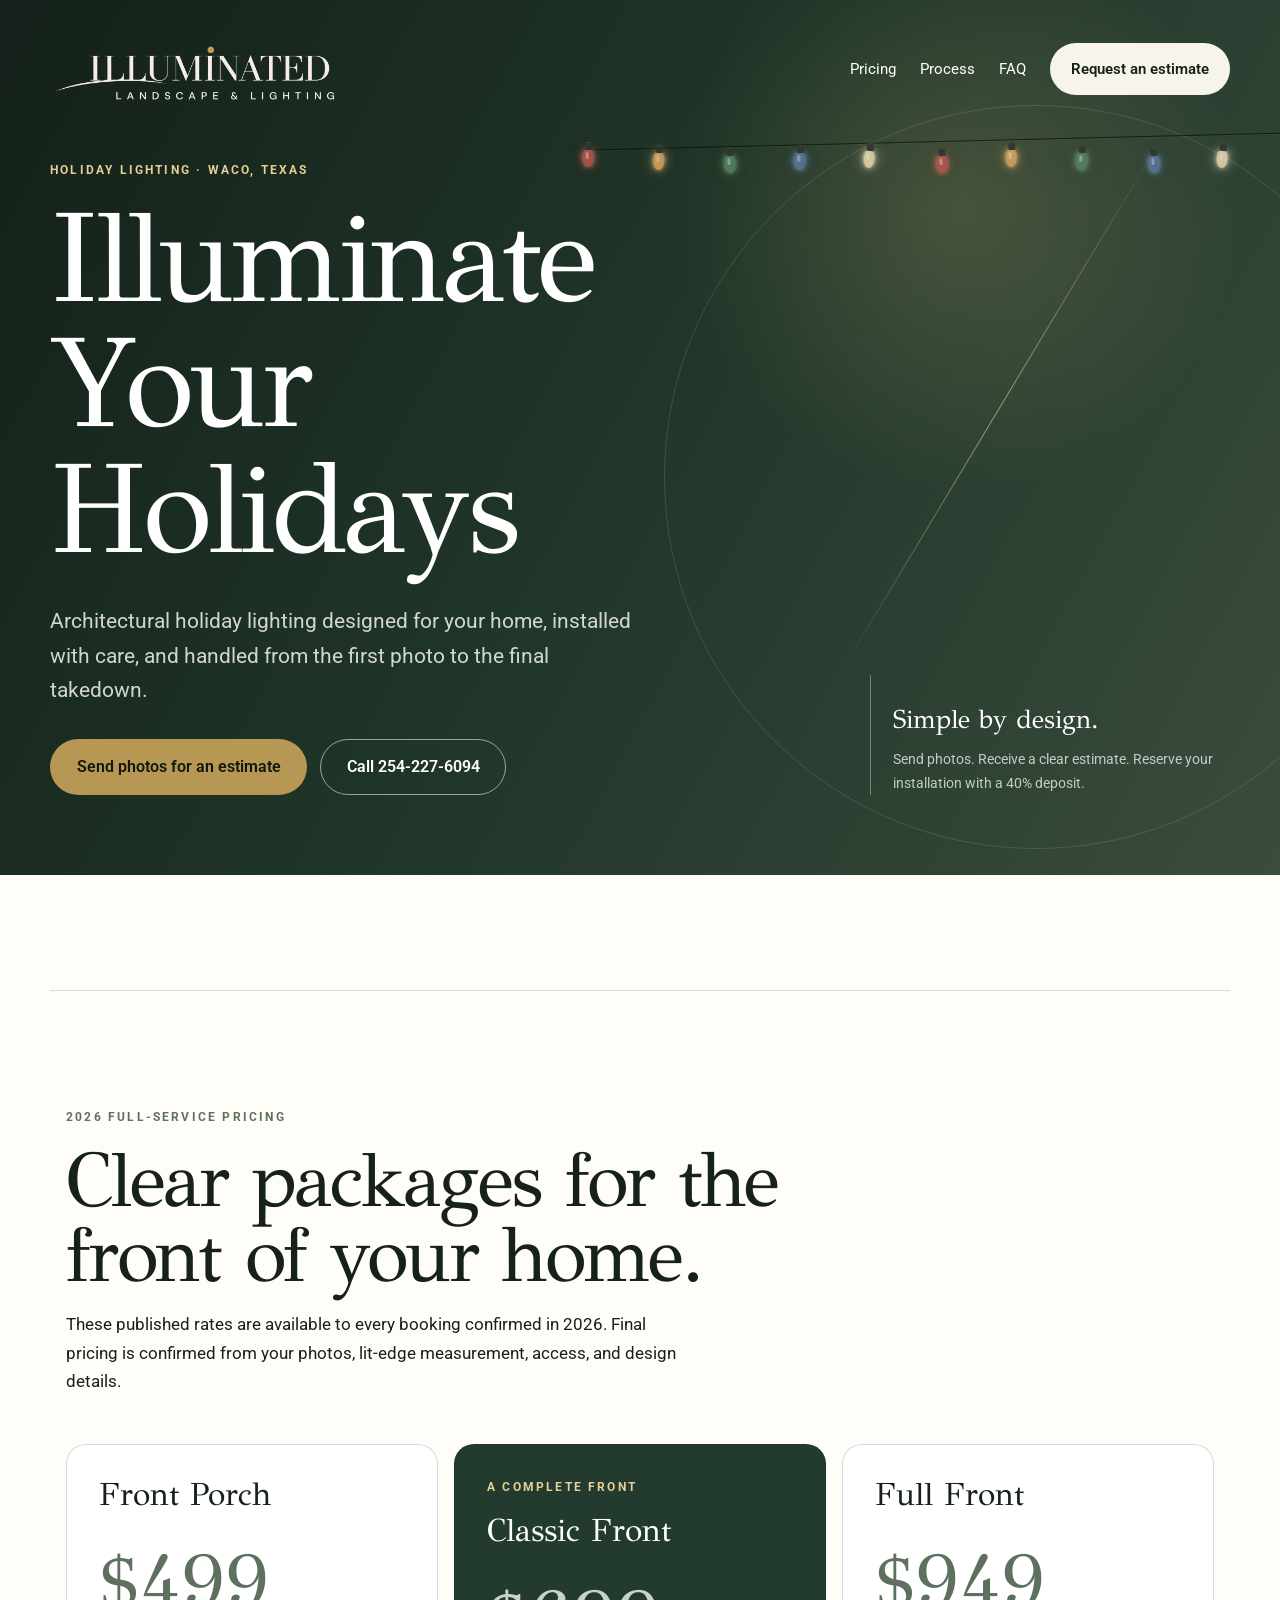
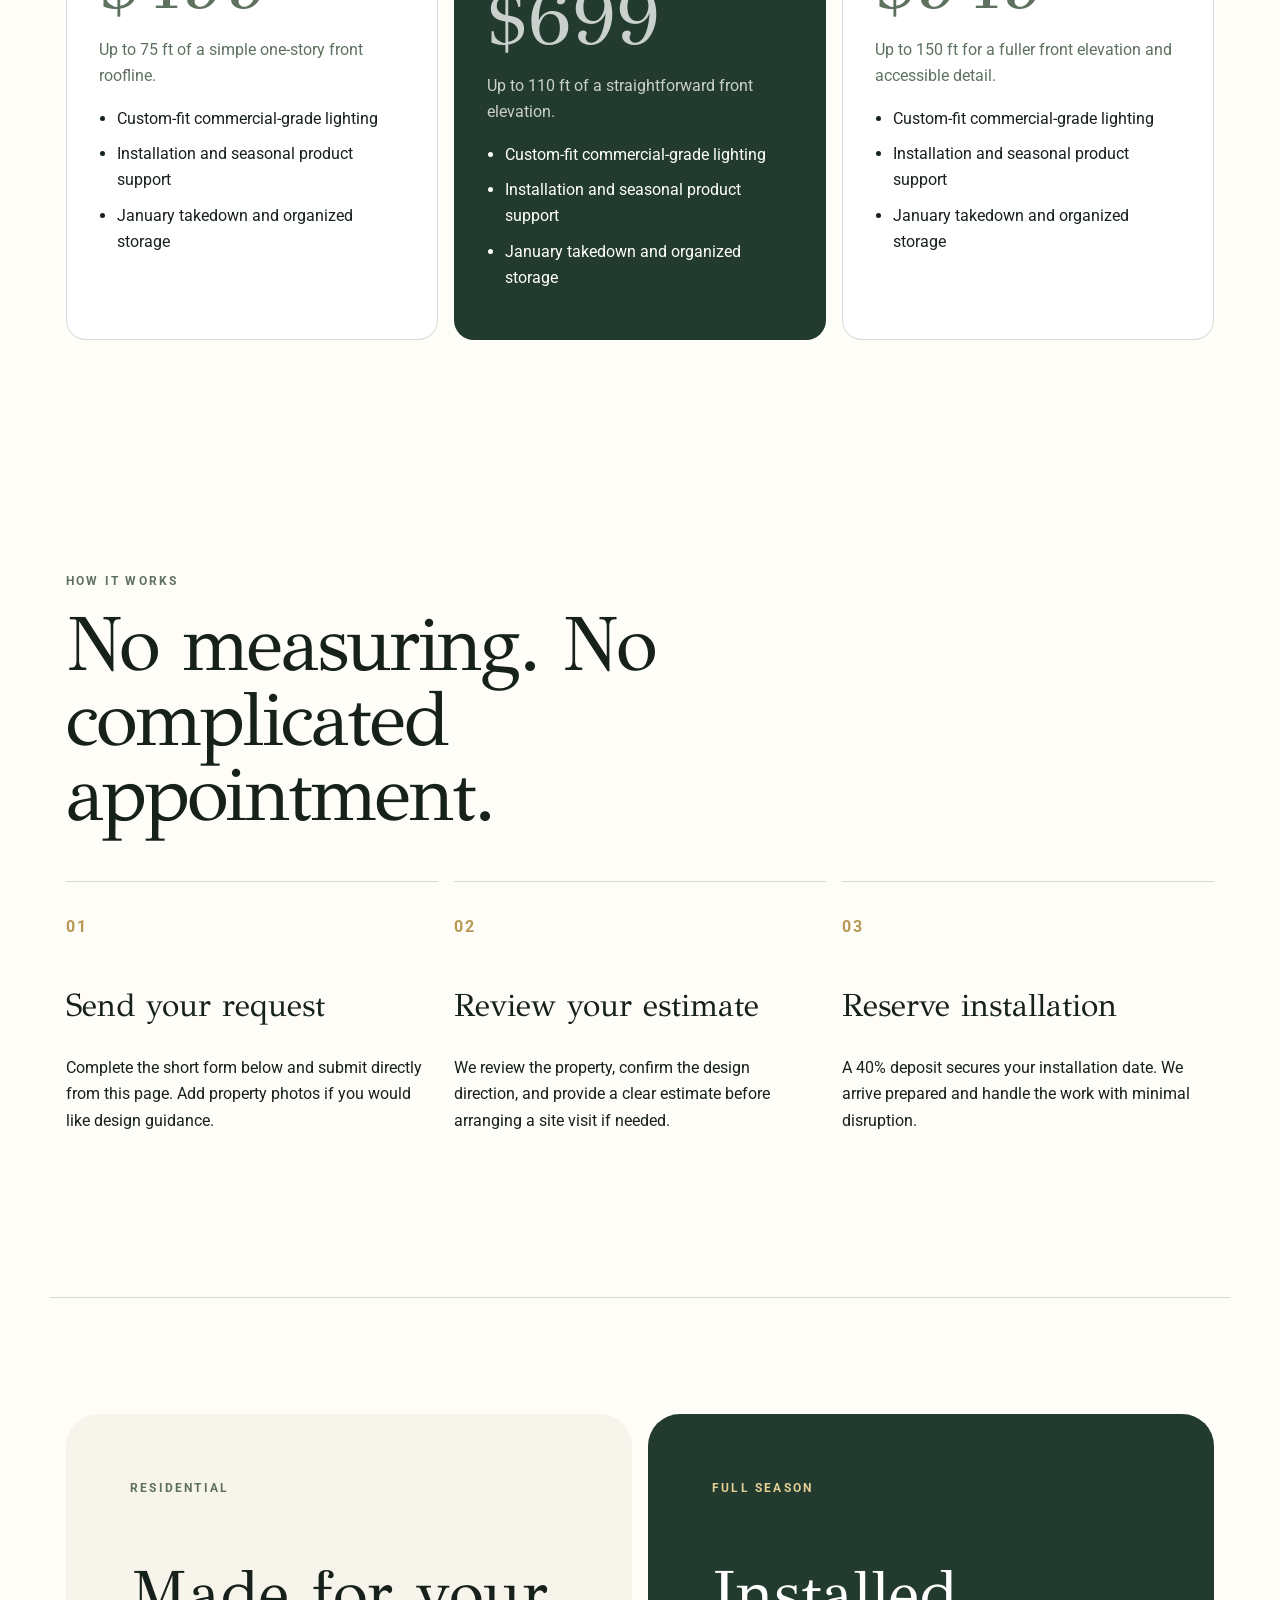
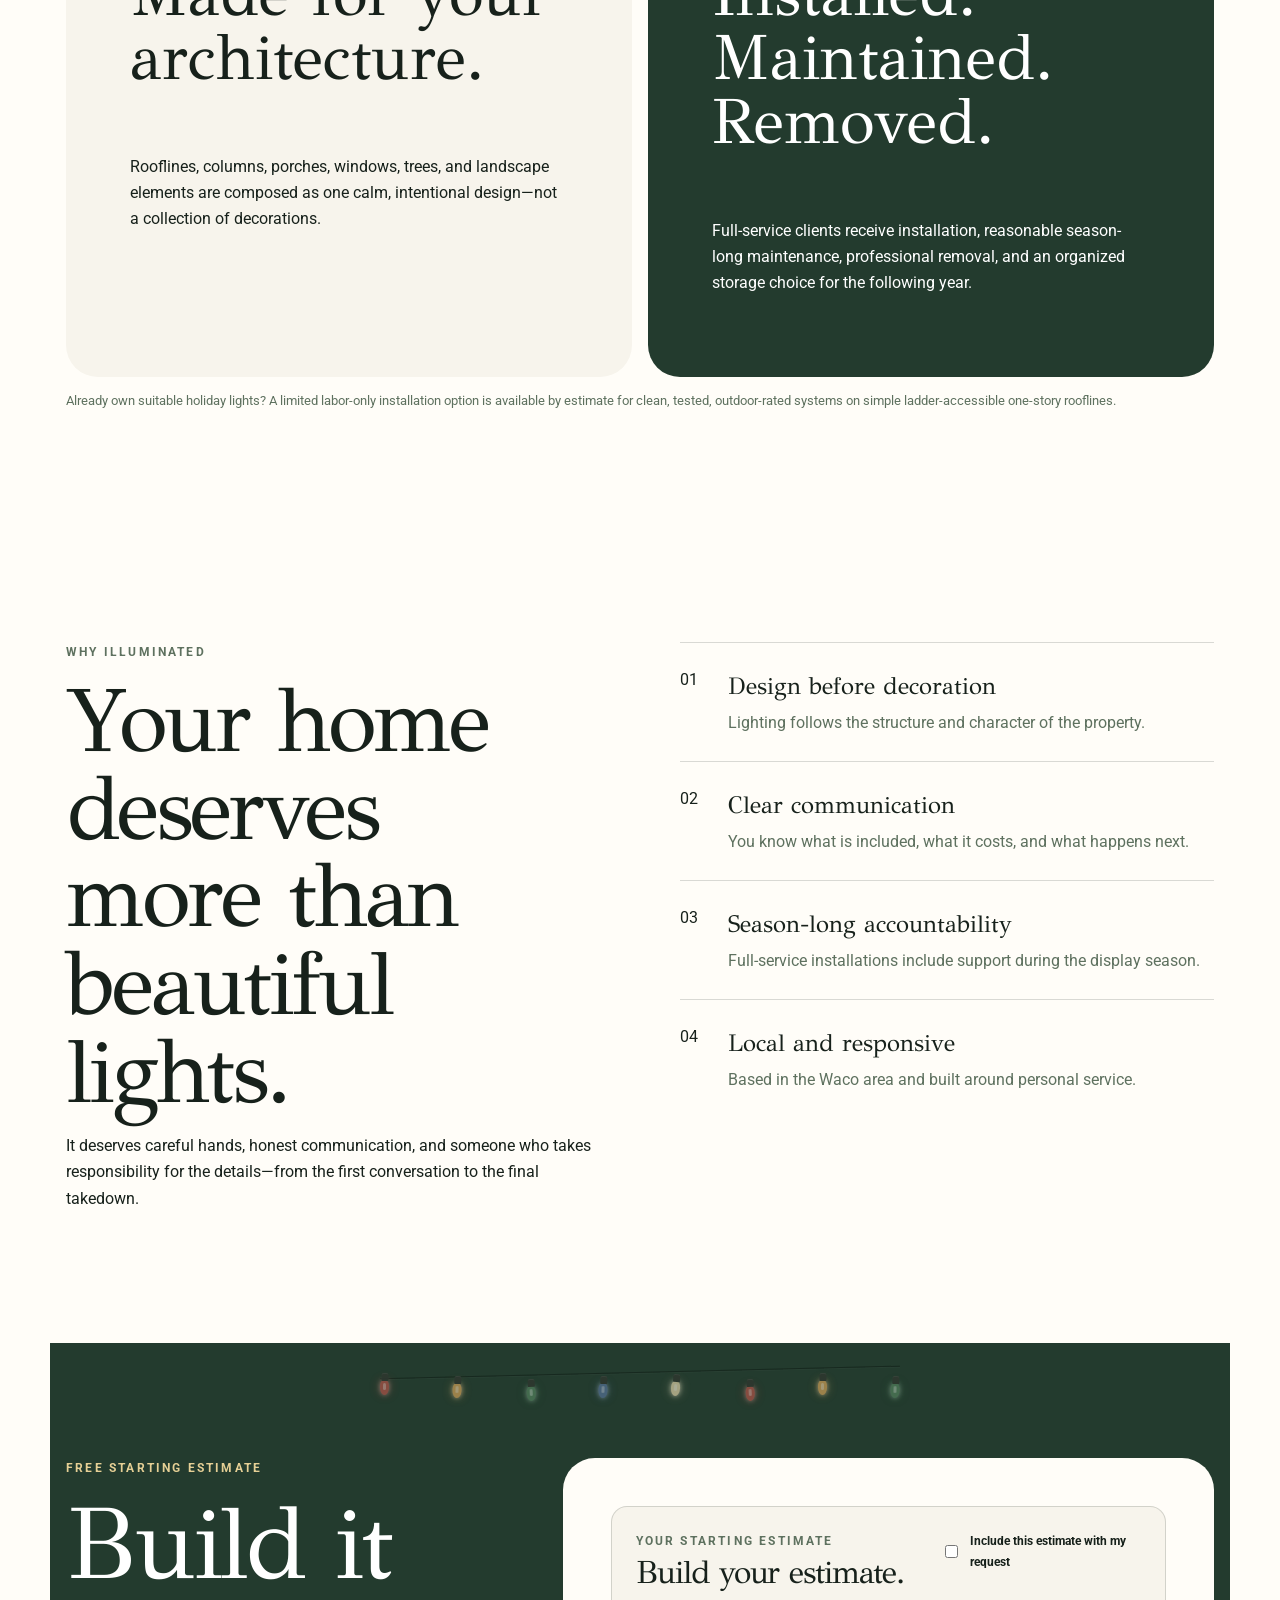
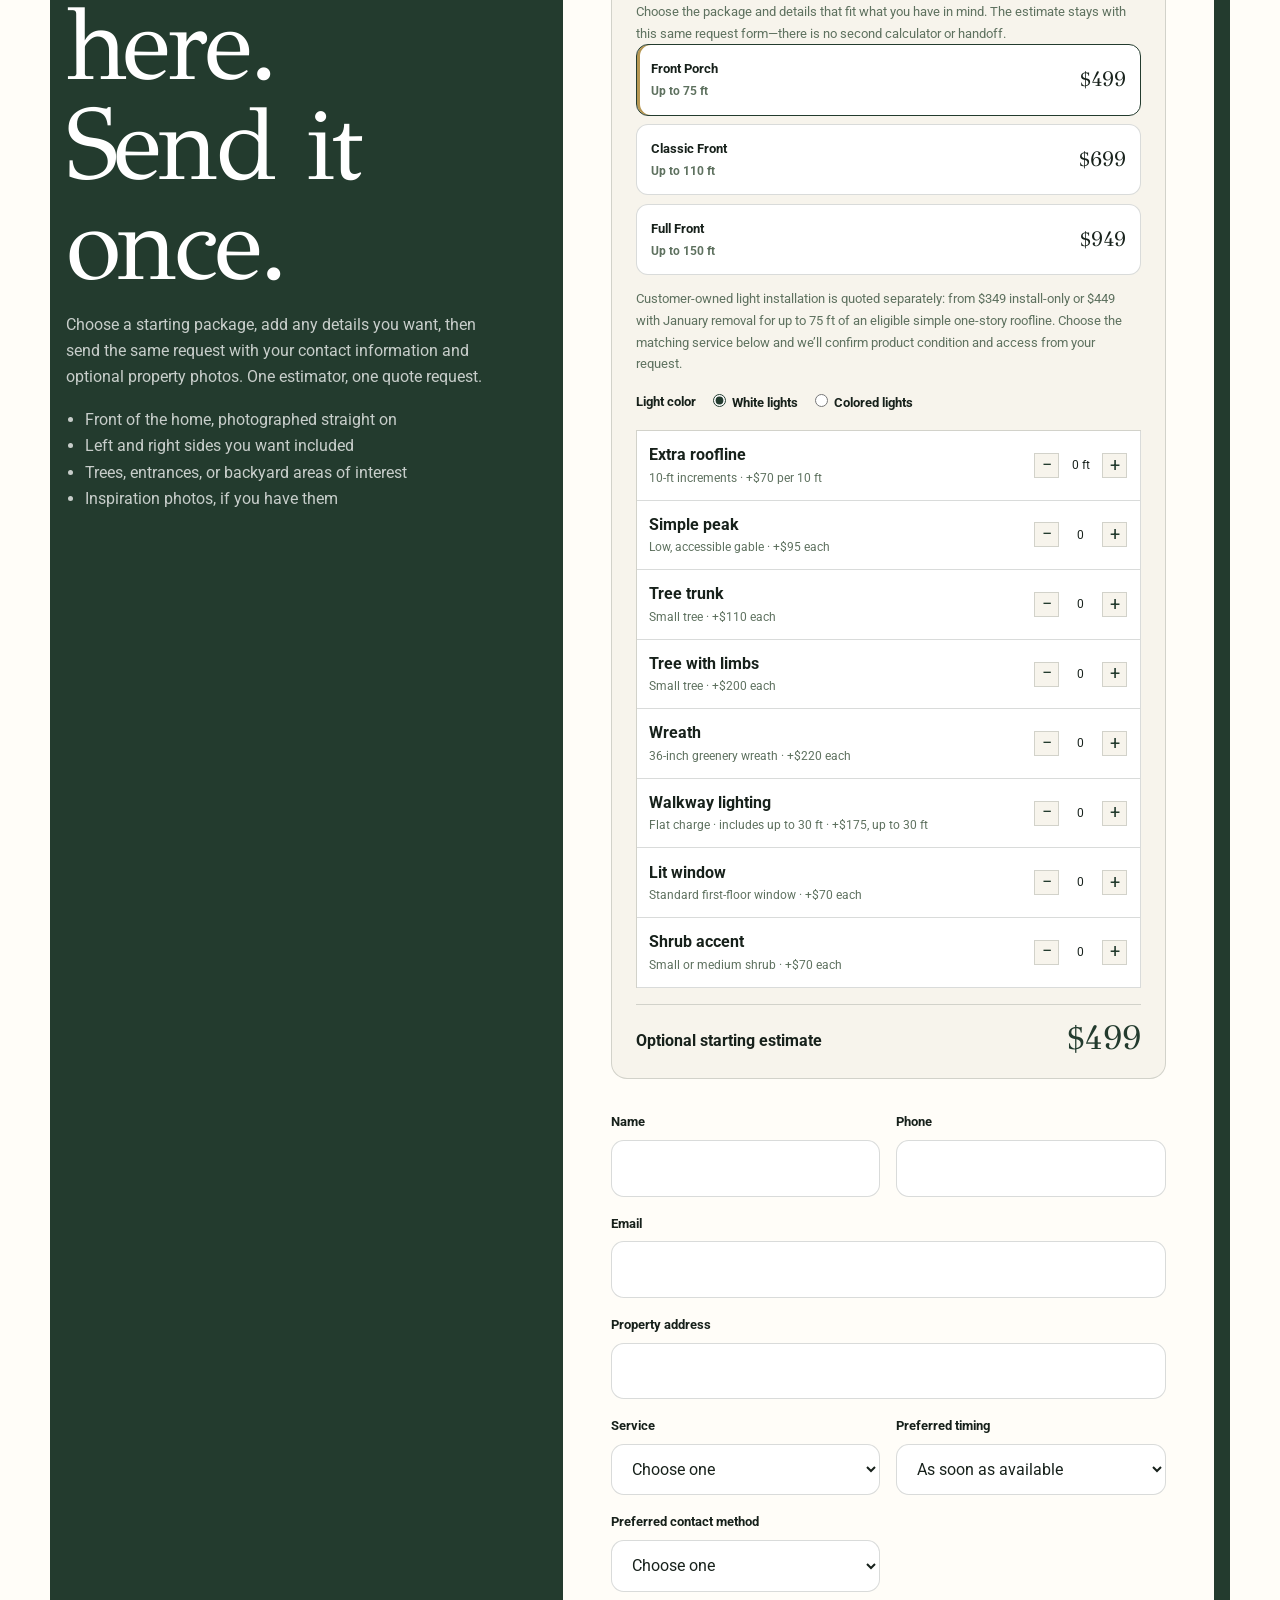
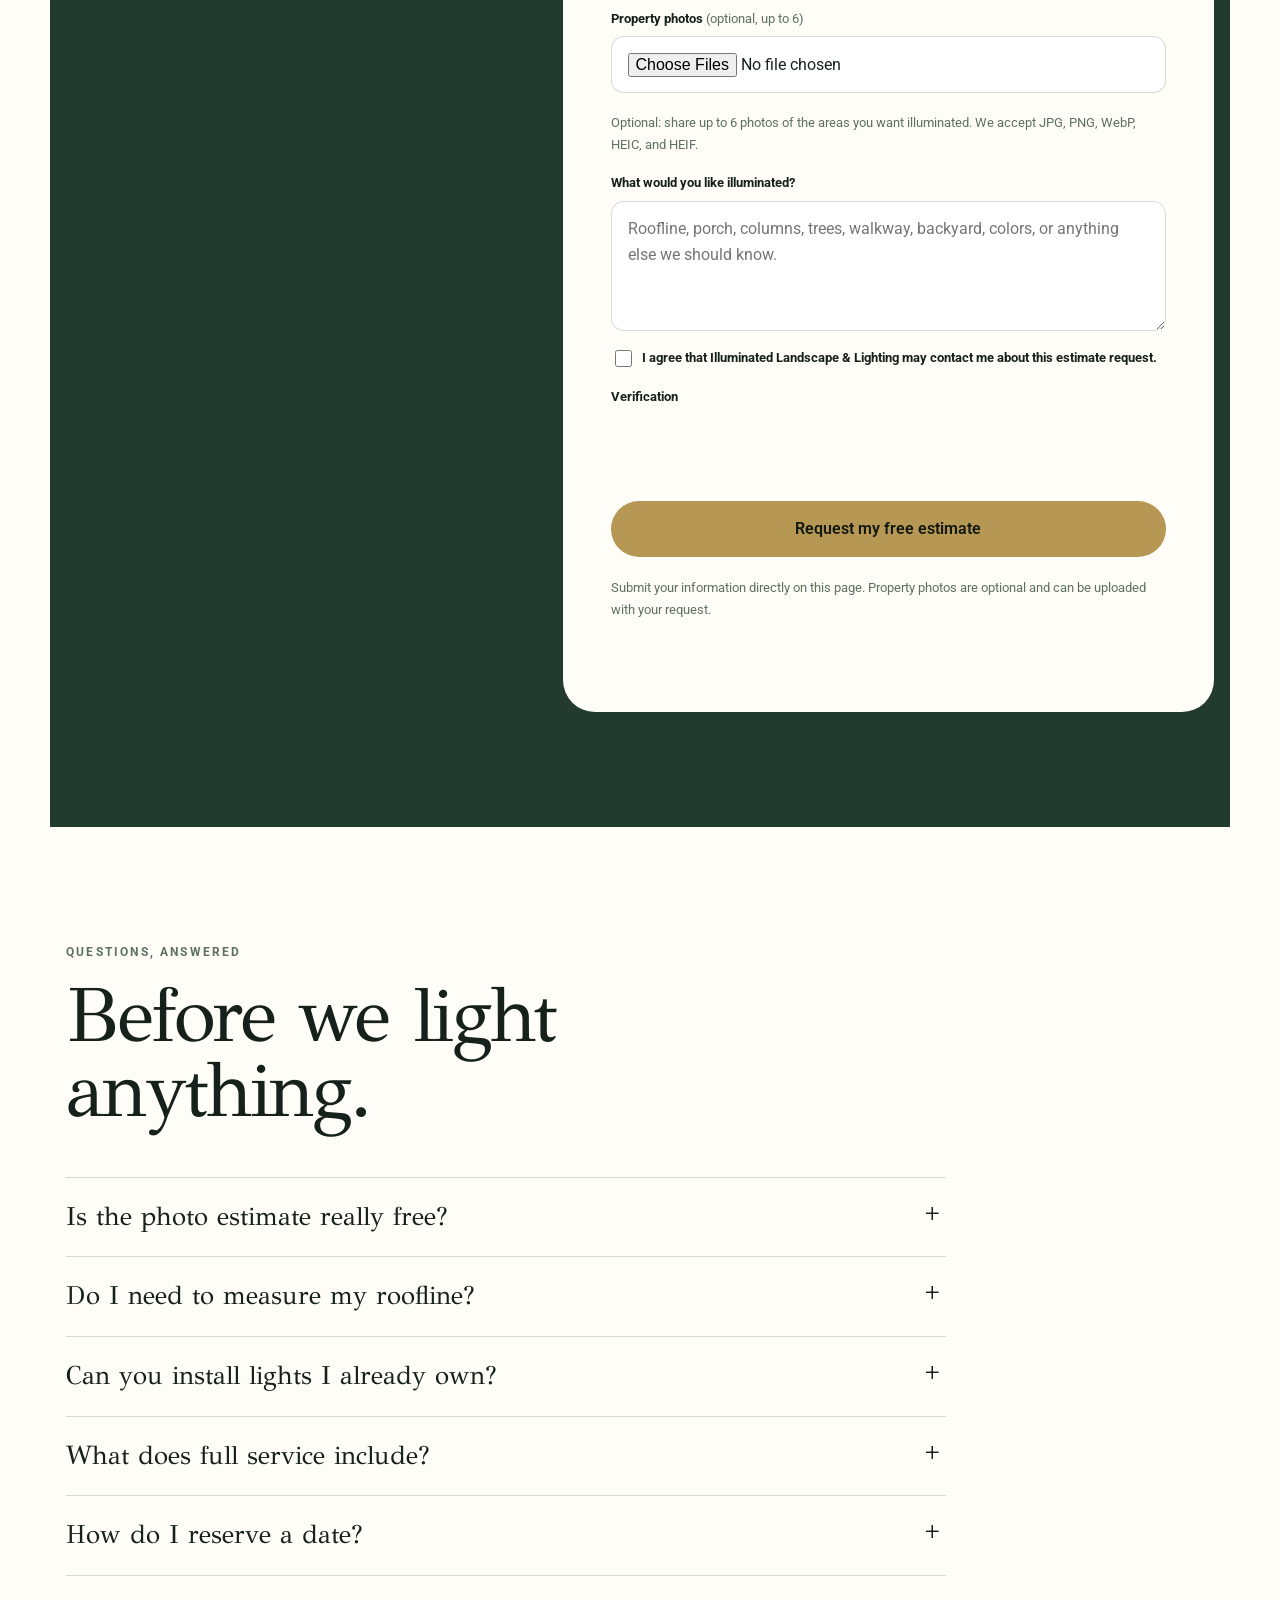
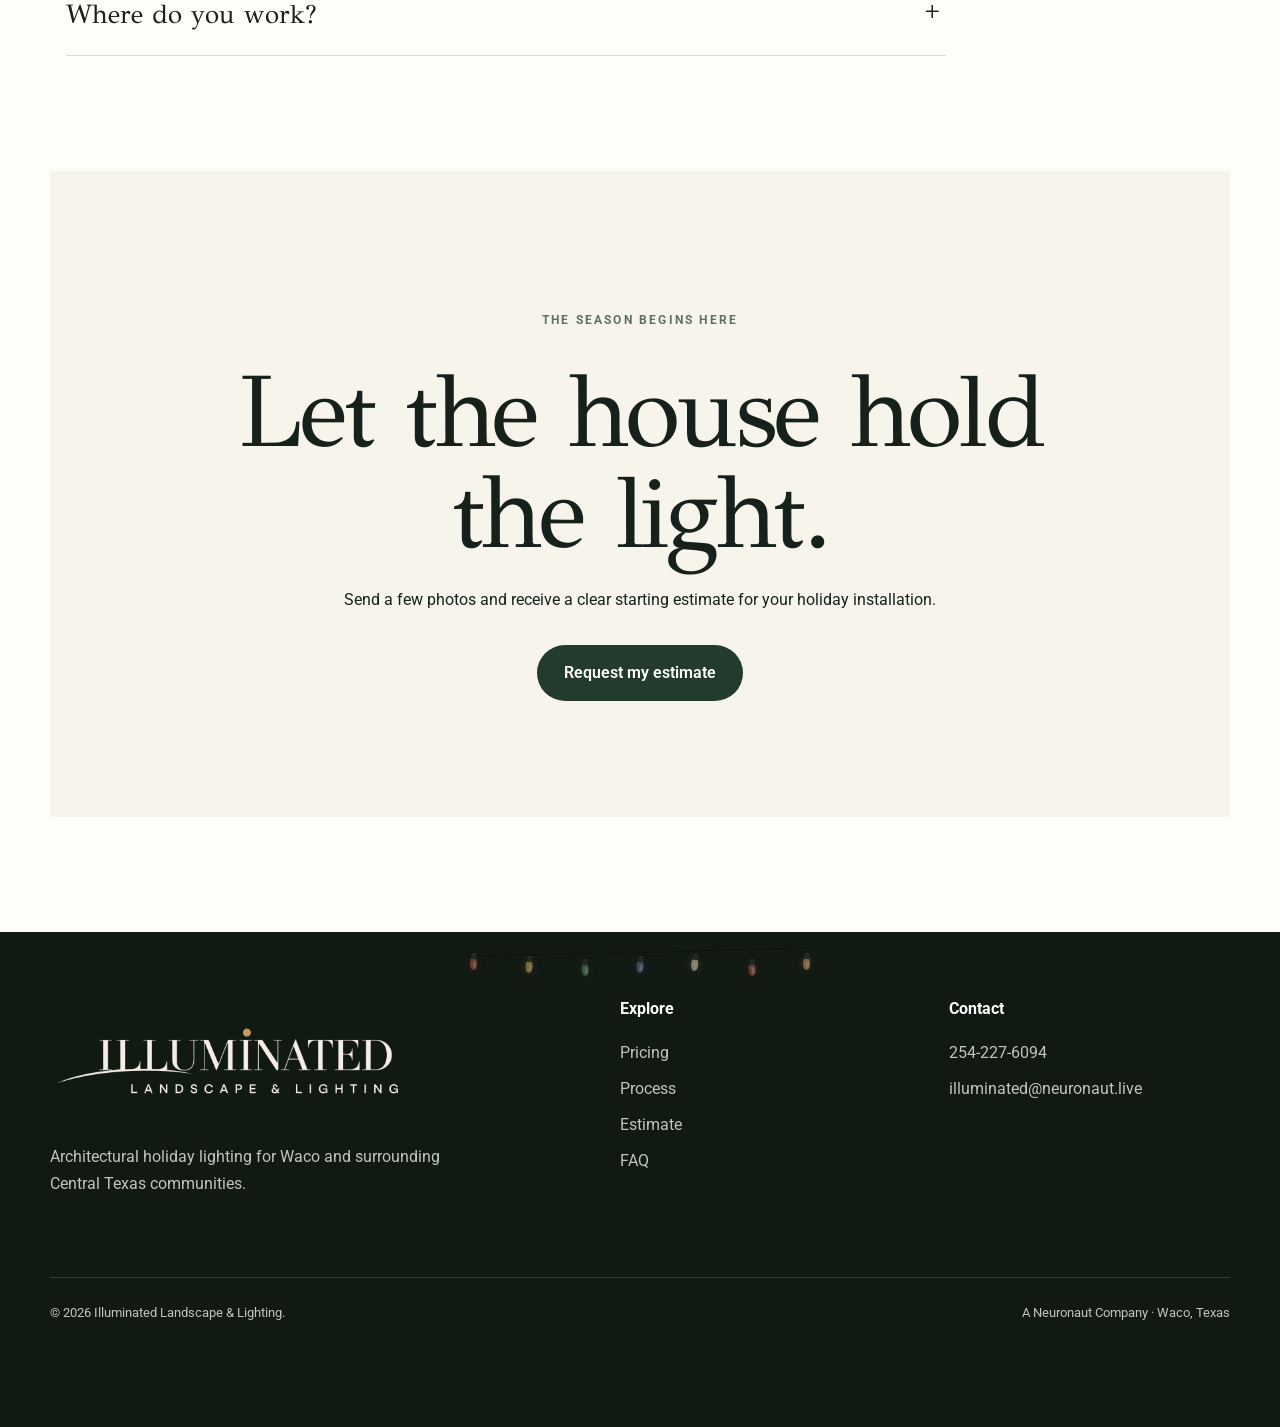
<file: index.html>
<!doctype html>
<html lang="en">
<head>
  <meta charset="utf-8">
  <meta name="viewport" content="width=device-width, initial-scale=1">
  <title>Illuminated Landscape &amp; Lighting | Waco Holiday Light Installation</title>
  <meta name="description" content="Premium holiday light installation in Waco, Texas. Photo estimates, professional installation, maintenance, removal, and optional storage.">
  <meta name="theme-color" content="#233b2e">
  <meta name="color-scheme" content="light">
  <meta name="robots" content="index, follow">
  <link rel="canonical" href="https://illuminated.neuronaut.live/">
  <meta property="og:site_name" content="Illuminated Landscape &amp; Lighting">
  <meta property="og:title" content="Illuminated Landscape &amp; Lighting">
  <meta property="og:description" content="Beautifully designed holiday lighting, installed with care in Waco and surrounding Central Texas communities.">
  <meta property="og:type" content="website">
  <meta property="og:locale" content="en_US">
  <meta property="og:url" content="https://illuminated.neuronaut.live/">
  <meta property="og:image" content="https://illuminated.neuronaut.live/assets/images/illuminated-social-preview.jpg">
  <meta property="og:image:width" content="1200">
  <meta property="og:image:height" content="630">
  <meta property="og:image:alt" content="Illuminated Landscape &amp; Lighting wordmark">
  <meta name="twitter:card" content="summary_large_image">
  <meta name="twitter:title" content="Illuminated Landscape &amp; Lighting">
  <meta name="twitter:description" content="Architectural holiday lighting for Waco and surrounding Central Texas communities.">
  <meta name="twitter:image" content="https://illuminated.neuronaut.live/assets/images/illuminated-social-preview.jpg">
  <meta name="twitter:image:alt" content="Illuminated Landscape &amp; Lighting wordmark">
  <link rel="icon" href="favicon.ico" sizes="any">
  <link rel="icon" type="image/png" sizes="32x32" href="assets/logos/favicon-32.png">
  <link rel="apple-touch-icon" href="assets/logos/apple-touch-icon.png">
  <link rel="manifest" href="manifest.webmanifest">
  <link rel="preconnect" href="https://fonts.googleapis.com">
  <link rel="preconnect" href="https://fonts.gstatic.com" crossorigin>
  <link href="https://fonts.googleapis.com/css2?family=GFS+Didot&amp;family=Roboto:wght@300;400;500;700&amp;display=swap" rel="stylesheet">
  <link rel="stylesheet" href="css/styles.css">
  <noscript>
    <style>
      .reveal { opacity: 1 !important; transform: none !important; }
      @media (max-width: 900px) {
        .nav-toggle { display: none !important; }
        .nav-links { position: static !important; display: flex !important; padding: 0 !important; background: transparent !important; }
        .nav-links a:not(.button) { display: none !important; }
        .nav-links .button { font: 600 .92rem/1.2 Roboto, sans-serif !important; }
      }
    </style>
  </noscript>
  <script type="application/ld+json">
  {
    "@context": "https://schema.org",
    "@type": "HomeAndConstructionBusiness",
    "@id": "https://illuminated.neuronaut.live/#business",
    "name": "Illuminated Landscape & Lighting",
    "url": "https://illuminated.neuronaut.live/",
    "image": "https://illuminated.neuronaut.live/assets/images/illuminated-social-preview.jpg",
    "logo": "https://illuminated.neuronaut.live/assets/logos/illuminated-primary-transparent.png",
    "description": "Holiday light installation, maintenance, removal, and optional storage in Waco and surrounding Central Texas communities.",
    "areaServed": [
      { "@type": "City", "name": "Waco" },
      { "@type": "AdministrativeArea", "name": "Central Texas" }
    ],
    "telephone": "+1-254-227-6094",
    "email": "illuminated@neuronaut.live",
    "priceRange": "$$-$$$",
    "parentOrganization": { "@type": "Organization", "name": "Neuronaut" }
  }
  </script>
</head>
<body>
  <a class="skip-link" href="#main">Skip to content</a>
  <header class="site-header">
    <div class="container nav-wrap">
      <a class="brand" href="#top" aria-label="Illuminated Landscape and Lighting home">
        <img class="brand-logo" src="assets/logos/illuminated-primary-transparent.png" alt="" width="1584" height="816">
      </a>
      <button class="nav-toggle" type="button" aria-label="Open navigation" aria-expanded="false" aria-controls="primary-navigation" data-nav-toggle>
        <span></span><span></span>
      </button>
      <nav class="nav-links" id="primary-navigation" aria-label="Primary navigation" data-nav-links>
        <a href="#pricing">Pricing</a>
        <a href="#process">Process</a>
        <a href="#faq">FAQ</a>
        <a class="button button-light" href="#estimate">Request an estimate</a>
      </nav>
    </div>
  </header>

  <main id="main">
    <section class="hero" id="top">
      <div class="container hero-grid">
        <div class="hero-copy reveal">
          <p class="eyebrow" style="color:#e5cf95">Holiday lighting · Waco, Texas</p>
          <h1 class="display">Illuminate Your Holidays</h1>
          <p class="hero-lead">Architectural holiday lighting designed for your home, installed with care, and handled from the first photo to the final takedown.</p>
          <div class="hero-actions">
            <a class="button button-gold button-large" href="#estimate">Send photos for an estimate</a>
            <a class="button button-outline button-large" href="tel:+12542276094">Call&nbsp;<span data-phone>254-227-6094</span></a>
          </div>
        </div>
        <aside class="hero-note reveal" aria-label="Service summary">
          <strong>Simple by design.</strong>
          Send photos. Receive a clear estimate. Reserve your installation with a 40% deposit.
        </aside>
      </div>
    </section>

    <section class="section" id="offer">
      <div class="container">
        <section class="section section-rule" id="pricing">
      <div class="container">
        <header class="section-head reveal">
          <p class="eyebrow">2026 full-service pricing</p>
          <h2 class="display">Clear packages for the front of your home.</h2>
          <p>These published rates are available to every booking confirmed in 2026. Final pricing is confirmed from your photos, lit-edge measurement, access, and design details.</p>
        </header>
        <div class="pricing-grid">
          <article class="price-card reveal">
            <h3>Front Porch</h3>
            <p class="price">$499</p>
            <p>Up to 75 ft of a simple one-story front roofline.</p>
            <ul><li>Custom-fit commercial-grade lighting</li><li>Installation and seasonal product support</li><li>January takedown and organized storage</li></ul>
          </article>
          <article class="price-card featured reveal">
            <p class="eyebrow" style="color:#e5cf95">A complete front</p>
            <h3>Classic Front</h3>
            <p class="price">$699</p>
            <p>Up to 110 ft of a straightforward front elevation.</p>
            <ul><li>Custom-fit commercial-grade lighting</li><li>Installation and seasonal product support</li><li>January takedown and organized storage</li></ul>
          </article>
          <article class="price-card reveal">
            <h3>Full Front</h3>
            <p class="price">$949</p>
            <p>Up to 150 ft for a fuller front elevation and accessible detail.</p>
            <ul><li>Custom-fit commercial-grade lighting</li><li>Installation and seasonal product support</li><li>January takedown and organized storage</li></ul>
          </article>
        </div>
      </div>
    </section>

<section class="section section-rule" id="start">
      <div class="container">
        <header class="section-head reveal">
          <p class="eyebrow">Choose your starting point</p>
          <h2 class="display">Two easy ways to plan your display.</h2>
          <p>You do not need to build an estimate to work with us. Send photos for a tailored quote, or use the calculator first if you want to explore a starting price.</p>
        </header>
        <div class="start-grid">
          <article class="start-card reveal">
            <p class="eyebrow">Most personal</p>
            <h3 class="display">Send photos.</h3>
            <p>Tell us what you love, share photos of the home, and let us create the right starting estimate for you.</p>
            <a class="button" href="#estimate">Request a photo estimate</a>
          </article>
          <article class="start-card start-card-dark reveal">
            <p class="eyebrow" style="color:#e5cf95">Optional first step</p>
            <h3 class="display">Build an estimate.</h3>
            <p>Choose a package and a few details. We’ll carry your selections into the same photo form, where you can add pictures or simply send the estimate for review.</p>
            <a class="button button-gold" href="calculator.html">Build a quick estimate</a>
          </article>
        </div>
      </div>
    </section>

    <section class="section" id="process">
      <div class="container">
        <header class="section-head reveal">
          <p class="eyebrow">How it works</p>
          <h2 class="display">No measuring. No complicated appointment.</h2>
        </header>
        <div class="steps-grid">
          <article class="step reveal"><h3>Send your request</h3><p>Complete the short form below and submit directly from this page. Add property photos if you would like design guidance.</p></article>
          <article class="step reveal"><h3>Review your estimate</h3><p>We review the property, confirm the design direction, and provide a clear estimate before arranging a site visit if needed.</p></article>
          <article class="step reveal"><h3>Reserve installation</h3><p>A 40% deposit secures your installation date. We arrive prepared and handle the work with minimal disruption.</p></article>
        </div>
      </div>
    </section>

    <section class="section section-rule" id="services">
      <div class="container">
        <h2 class="visually-hidden">Holiday lighting services</h2>
        <div class="services-grid">
          <article class="service reveal">
            <p class="eyebrow">Residential</p>
            <h3>Made for your architecture.</h3>
            <p>Rooflines, columns, porches, windows, trees, and landscape elements are composed as one calm, intentional design—not a collection of decorations.</p>
          </article>
          <article class="service reveal">
            <p class="eyebrow" style="color:#e5cf95">Full season</p>
            <h3>Installed. Maintained. Removed.</h3>
            <p>Full-service clients receive installation, reasonable season-long maintenance, professional removal, and an organized storage choice for the following year.</p>
          </article>
        </div>
        <p class="form-help">Already own suitable holiday lights? A limited labor-only installation option is available by estimate for clean, tested, outdoor-rated systems on simple ladder-accessible one-story rooflines.</p>
      </div>
    </section>

    <section class="section" id="why">
      <div class="container why-grid">
        <div class="reveal">
          <p class="eyebrow">Why Illuminated</p>
          <h2 class="display">Your home deserves more than beautiful lights.</h2>
          <p>It deserves careful hands, honest communication, and someone who takes responsibility for the details—from the first conversation to the final takedown.</p>
        </div>
        <div>
          <article class="reason reveal"><span>01</span><div><strong>Design before decoration</strong><p>Lighting follows the structure and character of the property.</p></div></article>
          <article class="reason reveal"><span>02</span><div><strong>Clear communication</strong><p>You know what is included, what it costs, and what happens next.</p></div></article>
          <article class="reason reveal"><span>03</span><div><strong>Season-long accountability</strong><p>Full-service installations include support during the display season.</p></div></article>
          <article class="reason reveal"><span>04</span><div><strong>Local and responsive</strong><p>Based in the Waco area and built around personal service.</p></div></article>
        </div>
      </div>
    </section>

    <section class="section estimate-section" id="estimate">
      <div class="container estimate-grid">
        <div class="estimate-copy reveal">
          <p class="eyebrow" style="color:#e5cf95">Free photo estimate</p>
          <h2 class="display">Show us the home.</h2>
          <p>Send photos for a personal estimate, or optionally build a quick starting quote below. Both are sent together in one simple request.</p>
          <ul class="photo-list">
            <li>Front of the home, photographed straight on</li>
            <li>Left and right sides you want included</li>
            <li>Trees, entrances, or backyard areas of interest</li>
            <li>Inspiration photos, if you have them</li>
          </ul>
        </div>
        <form class="estimate-form reveal" id="estimate-form" method="post">
          <section class="quote-builder" aria-labelledby="quote-builder-title">
            <input type="hidden" id="quoteSummary" name="quoteSummary">
            <div class="quote-builder-head">
              <div><p class="eyebrow">Optional quick estimate</p><h3 class="display" id="quote-builder-title">Build a starting quote.</h3></div>
              <label class="quote-include"><input type="checkbox" id="quoteInclude" name="quoteInclude"><span>Include this estimate with my request</span></label>
            </div>
            <p class="form-help quote-intro">Use this only if you want to explore a starting price. You can still send photos without adding a quote.</p>
            <div class="quote-packages">
              <label><input type="radio" name="quotePackage" value="499" data-label="Front Porch" checked><span><strong>Front Porch</strong><small>Up to 75 ft</small></span><b>$499</b></label>
              <label><input type="radio" name="quotePackage" value="699" data-label="Classic Front"><span><strong>Classic Front</strong><small>Up to 110 ft</small></span><b>$699</b></label>
              <label><input type="radio" name="quotePackage" value="949" data-label="Full Front"><span><strong>Full Front</strong><small>Up to 150 ft</small></span><b>$949</b></label>
            </div>
            <p class="form-help">Customer-owned light installation is quoted separately: from $349 install-only or $449 with January removal for up to 75 ft of an eligible simple one-story roofline. Choose the matching service below and we’ll confirm product condition and access from your request.</p>
            <div class="quote-color"><strong>Light color</strong><label><input type="radio" name="quoteColor" value="White lights" checked> White lights</label><label><input type="radio" name="quoteColor" value="Colored lights"> Colored lights</label></div>
            <div class="quote-addons">
              <div><span><strong>Extra roofline</strong><small>10-ft increments</small></span><span class="quote-quantity"><button type="button" data-quote-change="roofline" data-delta="-10">−</button><output data-quote-output="roofline">0 ft</output><button type="button" data-quote-change="roofline" data-delta="10">+</button></span></div>
              <div><span><strong>Simple peak</strong><small>Low, accessible gable</small></span><span class="quote-quantity"><button type="button" data-quote-change="peak" data-delta="-1">−</button><output data-quote-output="peak">0</output><button type="button" data-quote-change="peak" data-delta="1">+</button></span></div>
              <div><span><strong>Tree trunk</strong><small>Small tree</small></span><span class="quote-quantity"><button type="button" data-quote-change="trunk" data-delta="-1">−</button><output data-quote-output="trunk">0</output><button type="button" data-quote-change="trunk" data-delta="1">+</button></span></div>
              <div><span><strong>Tree with limbs</strong><small>Small tree</small></span><span class="quote-quantity"><button type="button" data-quote-change="tree" data-delta="-1">−</button><output data-quote-output="tree">0</output><button type="button" data-quote-change="tree" data-delta="1">+</button></span></div>
              <div><span><strong>Wreath</strong><small>36-inch greenery wreath</small></span><span class="quote-quantity"><button type="button" data-quote-change="wreath" data-delta="-1">−</button><output data-quote-output="wreath">0</output><button type="button" data-quote-change="wreath" data-delta="1">+</button></span></div>
              <div><span><strong>Walkway lighting</strong><small>Flat charge · includes up to 30 ft</small></span><span class="quote-quantity"><button type="button" data-quote-change="walkway" data-delta="-1">−</button><output data-quote-output="walkway">0</output><button type="button" data-quote-change="walkway" data-delta="1">+</button></span></div>
              <div><span><strong>Lit window</strong><small>Standard first-floor window</small></span><span class="quote-quantity"><button type="button" data-quote-change="window" data-delta="-1">−</button><output data-quote-output="window">0</output><button type="button" data-quote-change="window" data-delta="1">+</button></span></div>
              <div><span><strong>Shrub accent</strong><small>Small or medium shrub</small></span><span class="quote-quantity"><button type="button" data-quote-change="shrub" data-delta="-1">−</button><output data-quote-output="shrub">0</output><button type="button" data-quote-change="shrub" data-delta="1">+</button></span></div>
            </div>
            <div class="quote-total"><span>Optional starting estimate</span><strong id="quoteTotal">$499</strong></div>
          </section>
          <div class="form-grid">
            <div class="field"><label for="name">Name</label><input id="name" name="name" type="text" autocomplete="name" maxlength="100" required></div>
            <div class="field"><label for="phone">Phone</label><input id="phone" name="phone" type="tel" autocomplete="tel" maxlength="30" required></div>
            <div class="field field-full"><label for="email">Email</label><input id="email" name="email" type="email" autocomplete="email" maxlength="254" required></div>
            <div class="field field-full"><label for="address">Property address</label><input id="address" name="address" type="text" autocomplete="street-address" maxlength="200" required></div>
            <div class="field"><label for="service">Service</label><select id="service" name="service" required><option value="">Choose one</option><option>Customer-owned lights — install only (from $349)</option><option>Customer-owned lights — install + January removal (from $449)</option><option>Full-service holiday lighting</option><option>Signature or commercial design</option><option>Not sure yet</option></select></div>
            <div class="field"><label for="timing">Preferred timing</label><select id="timing" name="timing"><option>As soon as available</option><option>Before Thanksgiving</option><option>Early December</option><option>I am flexible</option></select></div>
            <div class="field"><label for="contactMethod">Preferred contact method</label><select id="contactMethod" name="contactMethod" required><option value="">Choose one</option><option>Call</option><option>Text</option><option>Email</option></select></div>
            <div class="field field-full"><label for="propertyPhotos">Property photos <span class="optional-note">(optional, up to 6)</span></label><input id="propertyPhotos" name="propertyPhotos" type="file" accept=".jpg,.jpeg,.png,.webp,.heic,.heif,image/jpeg,image/png,image/webp,image/heic,image/heif" multiple><p class="form-help">Optional: share up to 6 photos of the areas you want illuminated. We accept JPG, PNG, WebP, HEIC, and HEIF.</p></div>
            <div class="field field-full"><label for="notes">What would you like illuminated?</label><textarea id="notes" name="notes" maxlength="1200" placeholder="Roofline, porch, columns, trees, walkway, backyard, colors, or anything else we should know."></textarea></div>
            <div class="field field-full checkbox-field"><input id="contactConsent" name="contactConsent" type="checkbox" required><label for="contactConsent">I agree that Illuminated Landscape &amp; Lighting may contact me about this estimate request.</label></div>
            <div class="field field-full honeypot-field" aria-hidden="true"><label for="company">Company</label><input id="company" name="company" type="text" tabindex="-1" autocomplete="off"></div>
            <div class="field field-full"><label for="estimate-turnstile">Verification</label><div id="estimate-turnstile"></div><noscript><p class="form-help"><strong>JavaScript is required</strong> to complete verification and submit this estimate request.</p></noscript></div>
            <div class="field field-full"><button class="button button-gold button-large" type="submit" data-submit-button>Request my free estimate</button><p class="form-help">Submit your information directly on this page. Property photos are optional and can be uploaded with your request.</p><p class="form-message" id="form-message" role="status" aria-live="polite" aria-atomic="true"></p></div>
          </div>
        </form>
      </div>
    </section>

    <section class="section" id="faq">
      <div class="container">
        <header class="section-head reveal"><p class="eyebrow">Questions, answered</p><h2 class="display">Before we light anything.</h2></header>
        <div class="faq-list">
          <details class="reveal"><summary>Is the photo estimate really free?</summary><p>Yes. Send clear photos and your address, and we will prepare an initial estimate at no cost. A site check may be needed before final confirmation on complex properties.</p></details>
          <details class="reveal"><summary>Do I need to measure my roofline?</summary><p>No. Photos and the property address are normally enough for an initial estimate. We handle measurement and material calculations.</p></details>
          <details class="reveal"><summary>Can you install lights I already own?</summary><p>Yes, as a limited labor-only service for clean, tested, outdoor-rated lights and clips on simple ladder-accessible one-story rooflines. Pricing starts at $349 for installation only or $449 with January removal for up to 75 ft; additional eligible footage starts at $3.25/ft install-only or $4.25/ft with removal. Customer-owned lights, cords, clips, timers, outlets, and electrical performance are not warrantied, and service calls related to customer-owned equipment are billed at an $85 minimum plus materials. Unsafe, damaged, incomplete, tangled, or unsuitable systems may be declined.</p></details>
          <details class="reveal"><summary>What does full service include?</summary><p>Design, commercial-grade or project-appropriate lighting materials, installation, reasonable maintenance during the season, and removal. Optional storage may be quoted separately.</p></details>
          <details class="reveal"><summary>How do I reserve a date?</summary><p>After you approve the estimate, a 40% deposit reserves the installation date. Remaining payment terms will be shown clearly on the final quote.</p></details>
          <details class="reveal"><summary>Where do you work?</summary><p>Illuminated is based in Waco, Texas, and serves Waco and surrounding Central Texas communities. Travel availability depends on the project.</p></details>
        </div>
      </div>
    </section>

    <section class="section final-cta">
      <div class="container reveal">
        <p class="eyebrow">The season begins here</p>
        <h2 class="display">Let the house hold the light.</h2>
        <p>Send a few photos and receive a clear starting estimate for your holiday installation.</p>
        <a class="button button-large" href="#estimate">Request my estimate</a>
      </div>
    </section>
  </main>

  <footer class="site-footer">
    <div class="container">
      <div class="footer-grid">
        <div class="footer-brand">
          <a class="brand" href="#top" aria-label="Illuminated Landscape and Lighting home"><img class="brand-logo brand-logo-footer" src="assets/logos/illuminated-primary-transparent.png" alt="" width="1584" height="816"></a>
          <p>Architectural holiday lighting for Waco and surrounding Central Texas communities.</p>
        </div>
        <div class="footer-links"><strong>Explore</strong><a href="#pricing">Pricing</a><a href="#process">Process</a><a href="#estimate">Estimate</a><a href="#faq">FAQ</a></div>
        <div class="footer-links"><strong>Contact</strong><a data-phone href="tel:+12542276094">254-227-6094</a><a data-email href="mailto:illuminated@neuronaut.live">illuminated@neuronaut.live</a></div>
      </div>
      <div class="footer-bottom"><span>© <span data-year>2026</span> Illuminated Landscape &amp; Lighting.</span><span>A Neuronaut Company · Waco, Texas</span></div>
    </div>
  </footer>

  <div class="mobile-cta"><a class="button button-gold" href="#estimate">Request my free estimate</a></div>
  <script src="js/config.js"></script>
  <script src="https://challenges.cloudflare.com/turnstile/v0/api.js" async defer></script>
  <script src="js/main.js"></script>
</body>
</html>
</file>
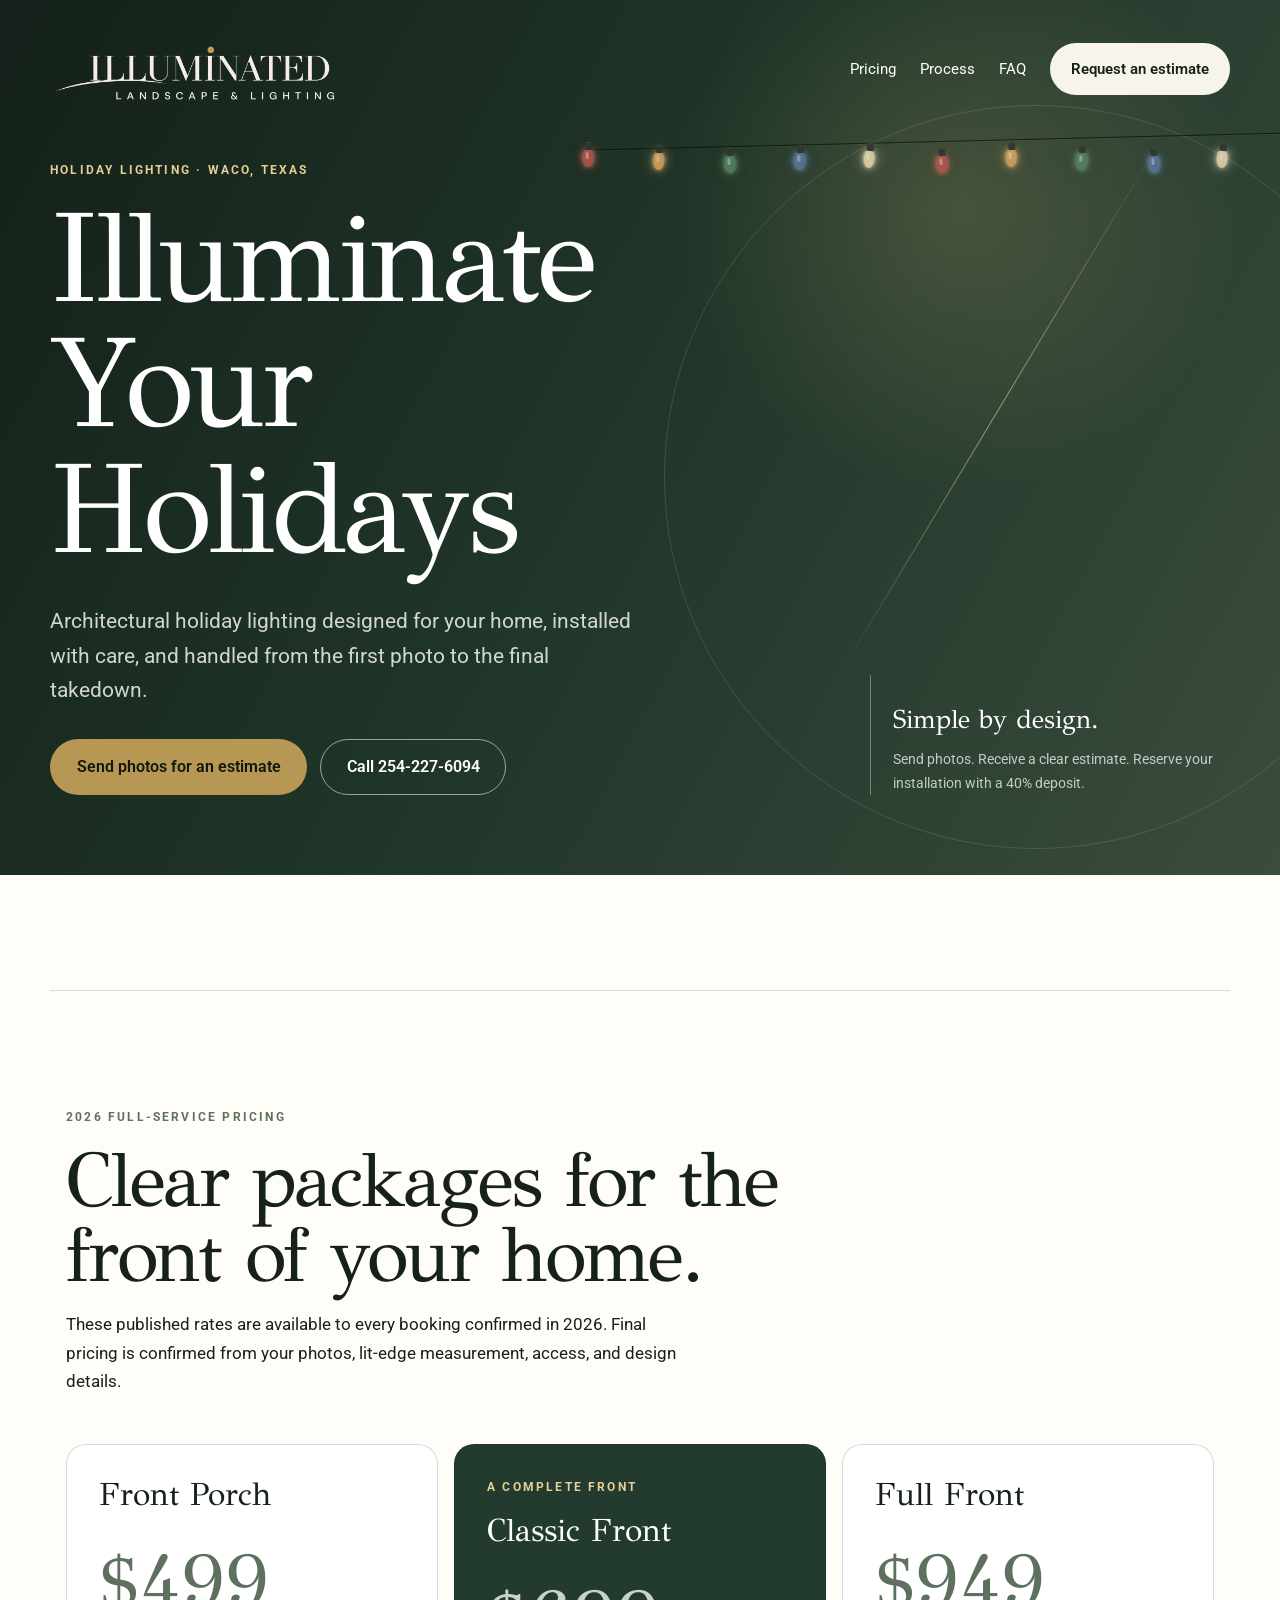
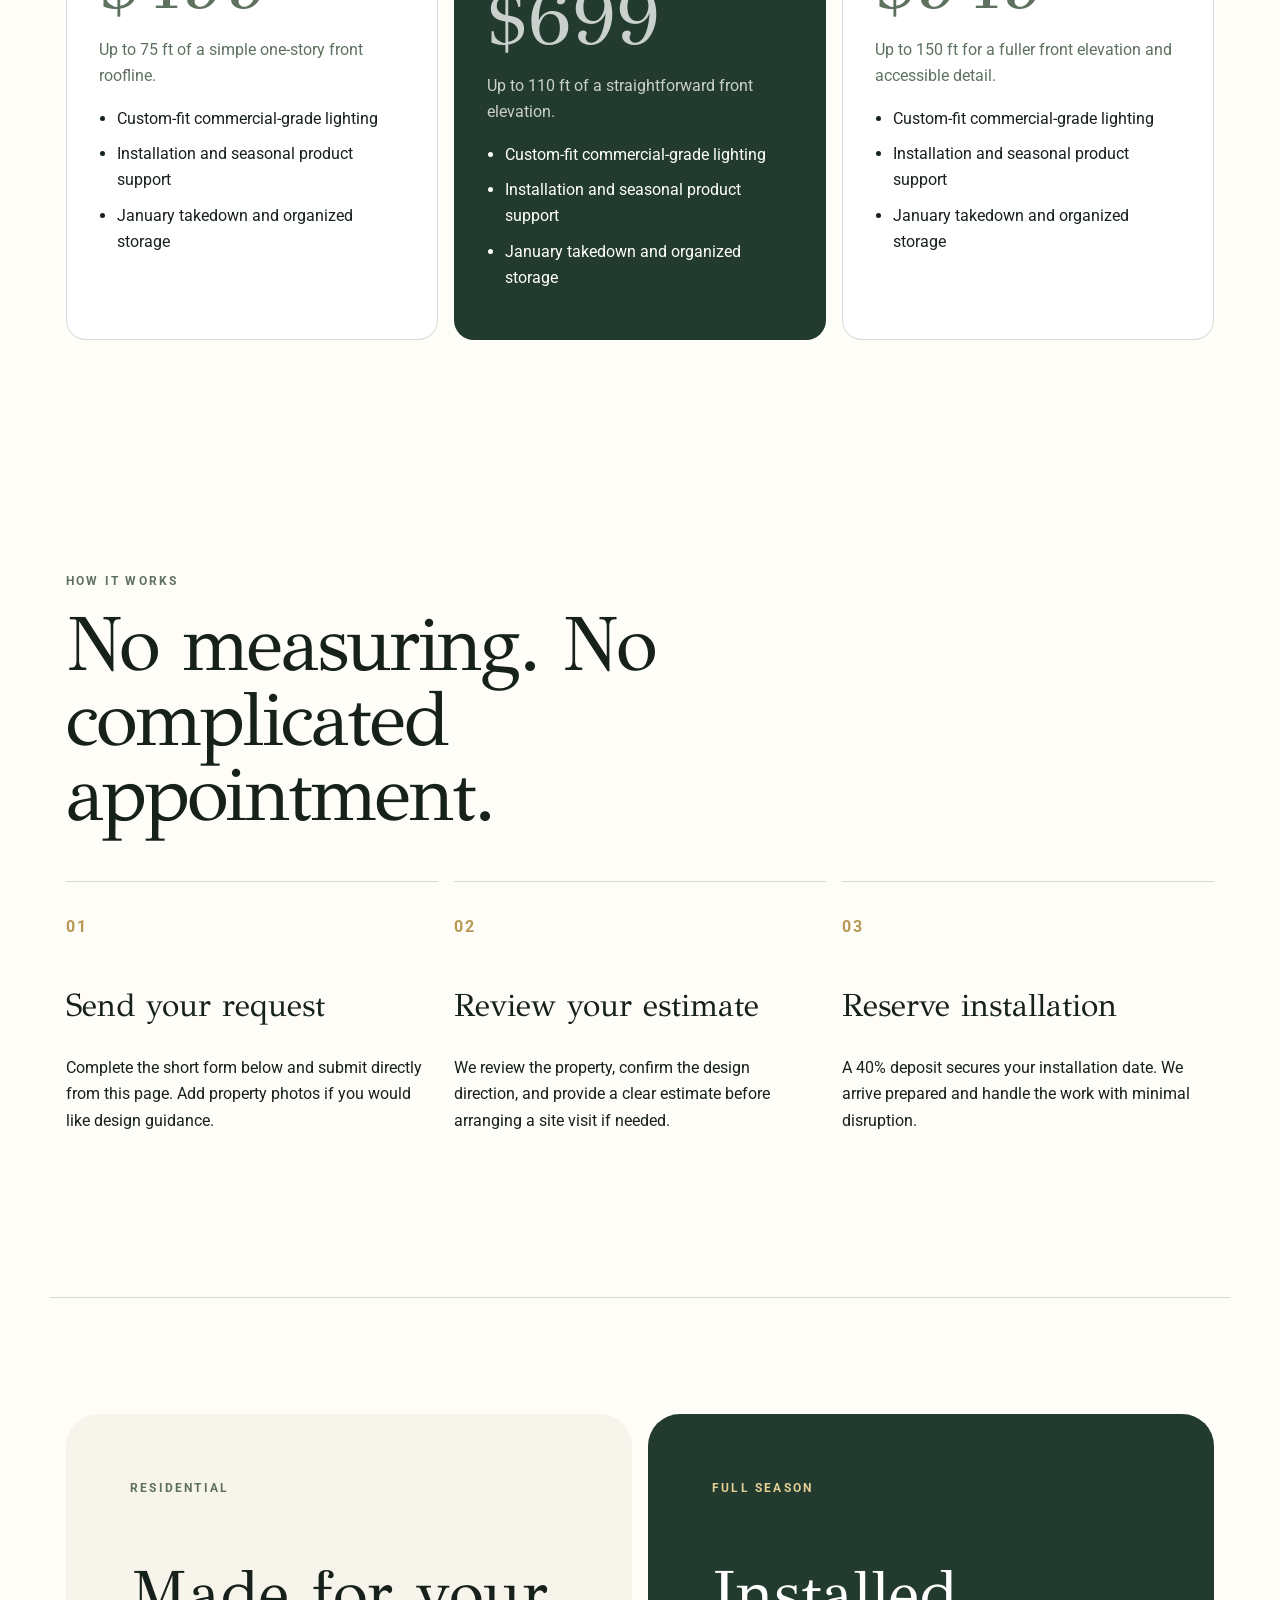
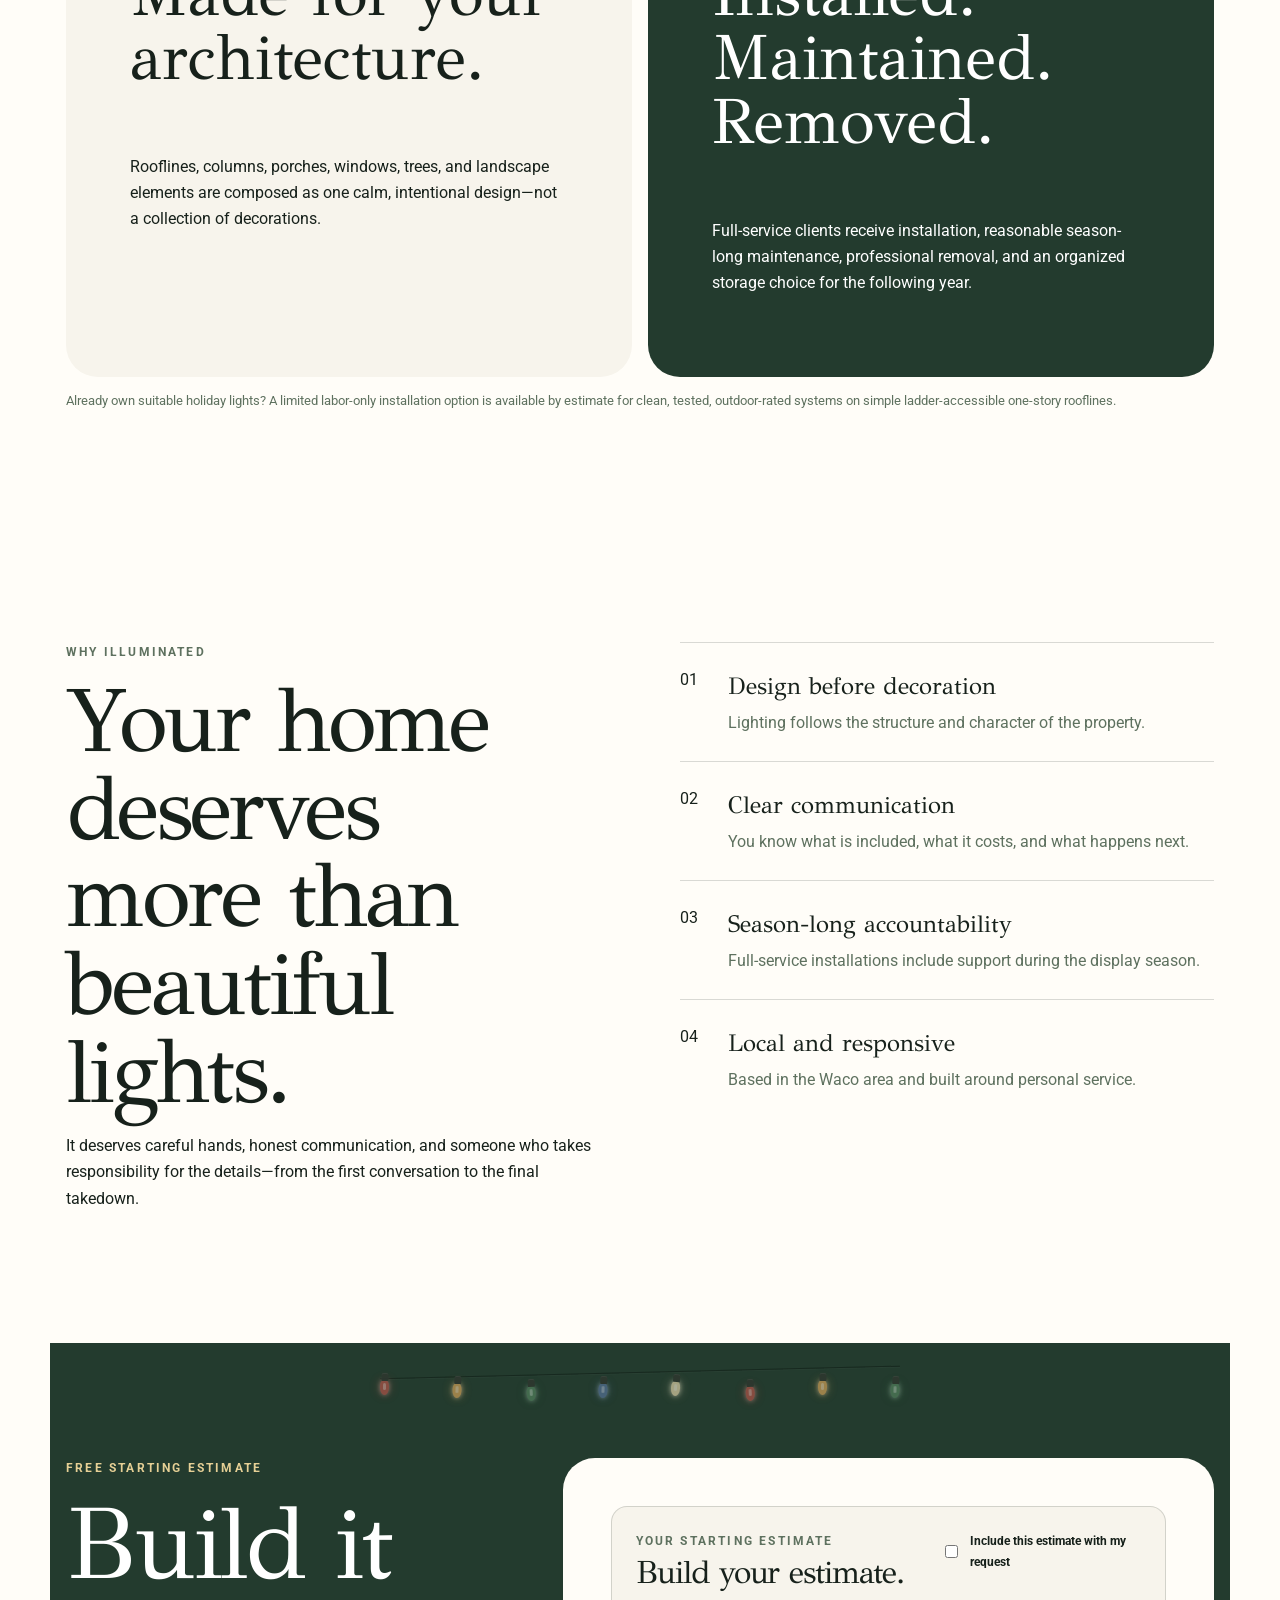
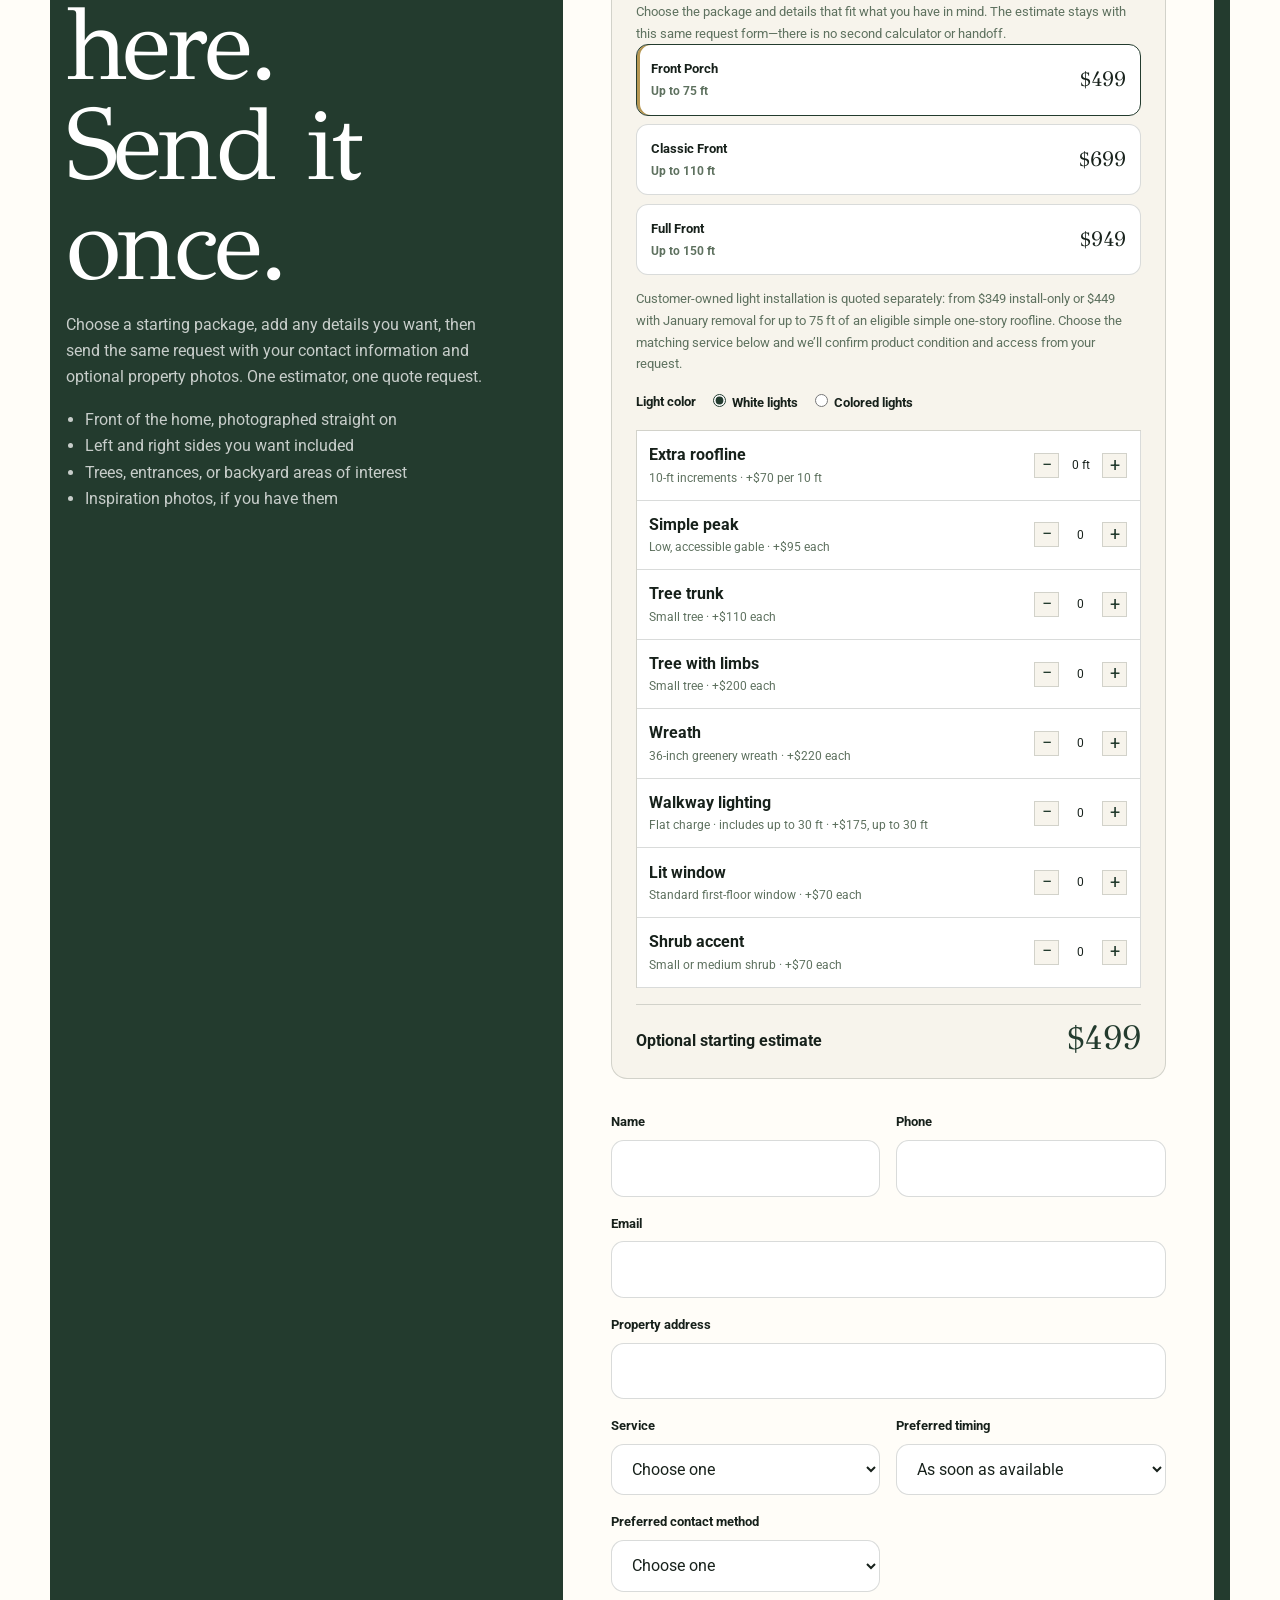
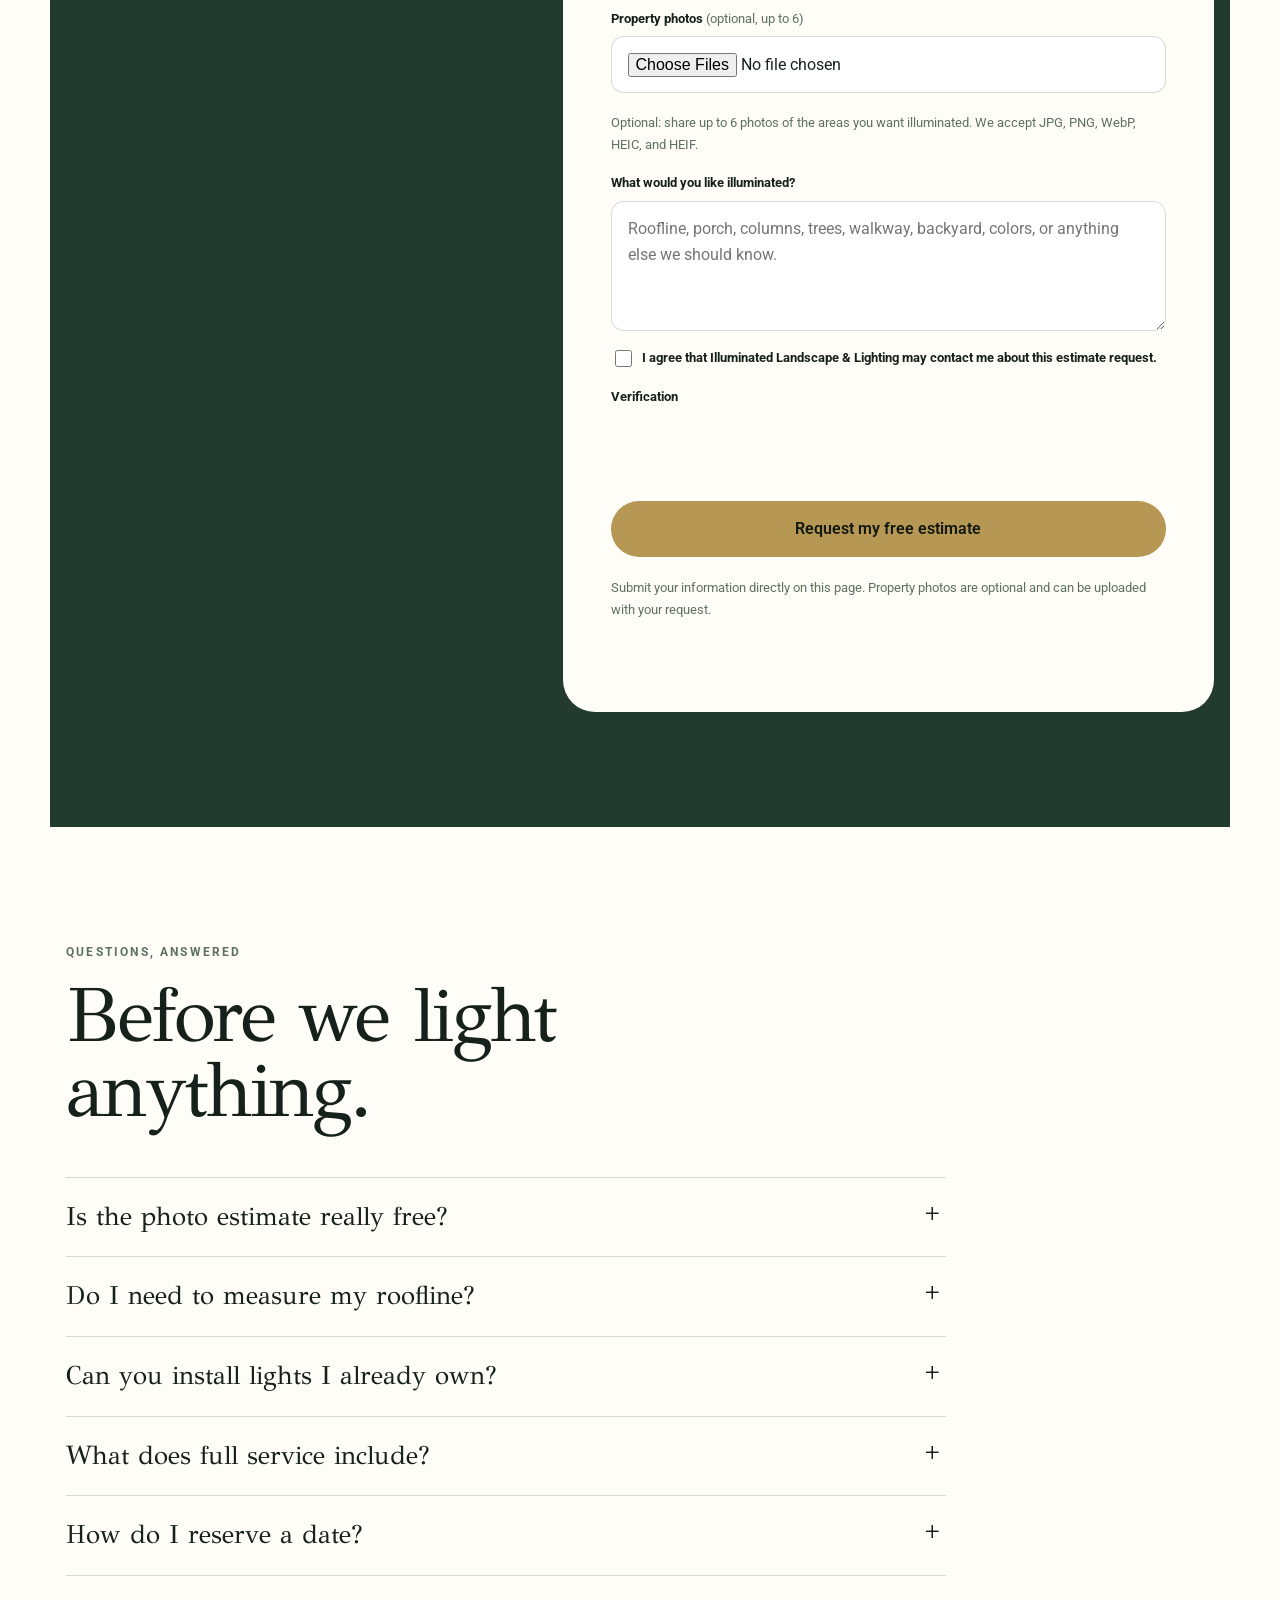
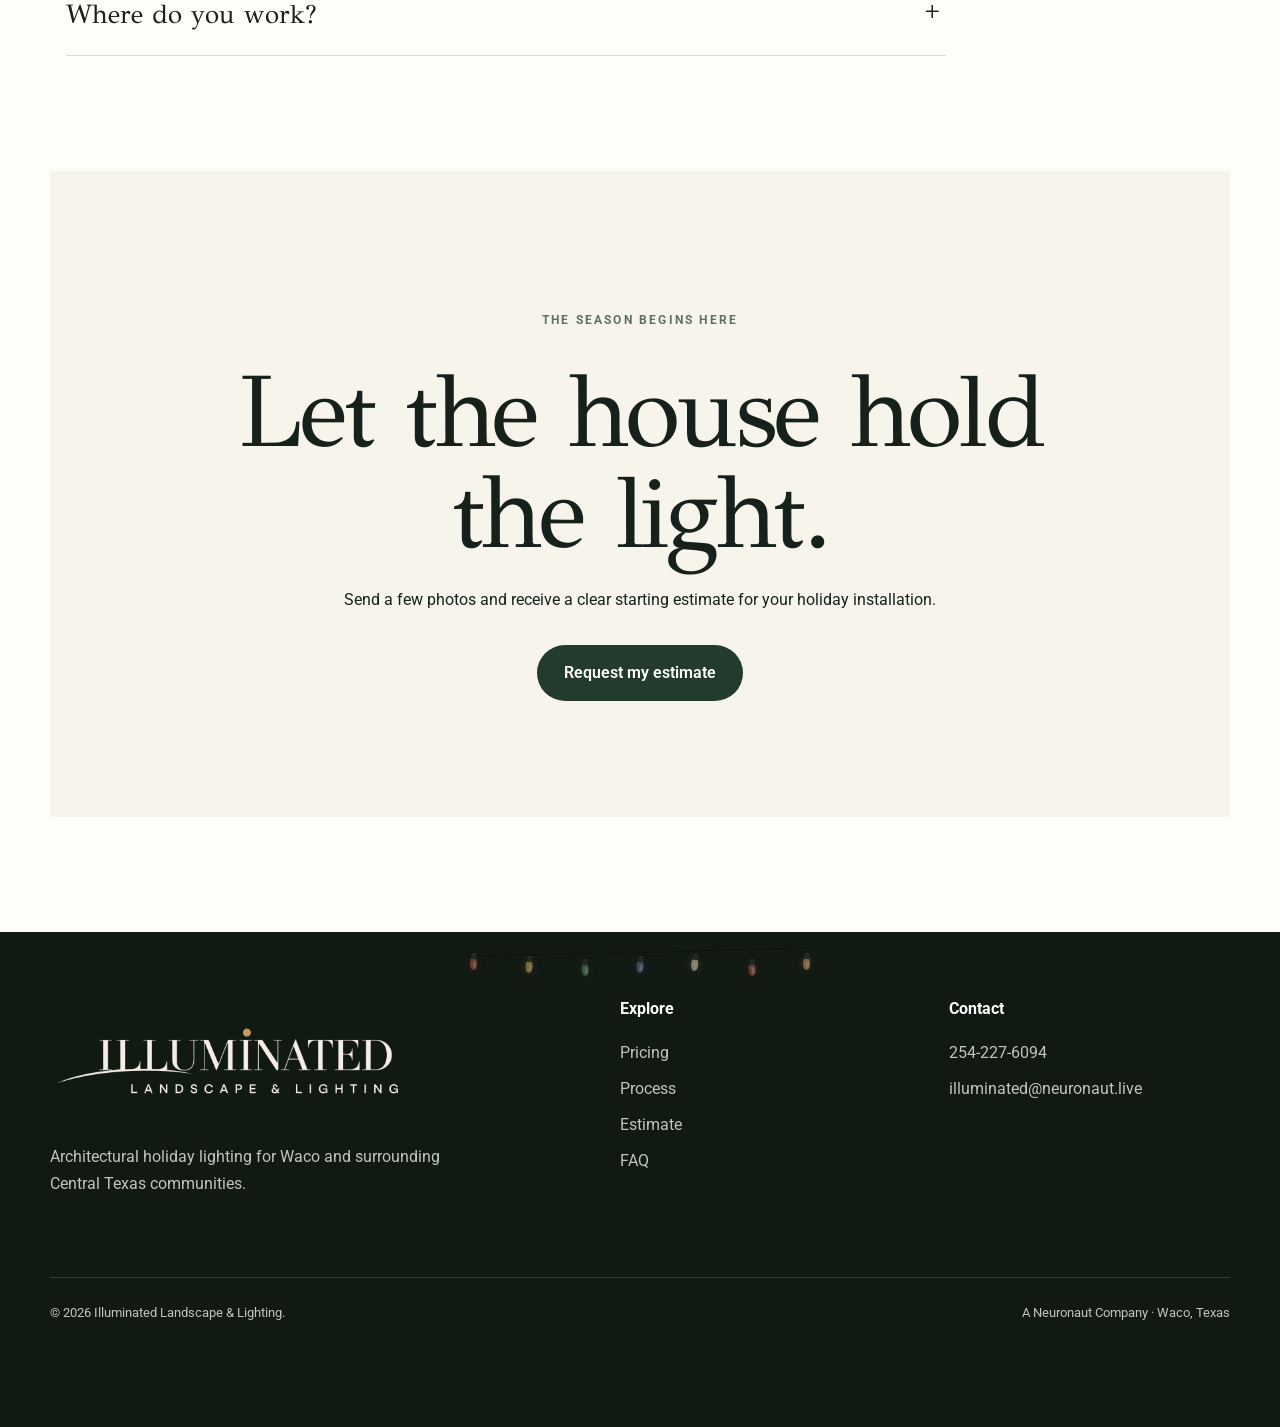
<file: calculator.html>
<!doctype html>
<html lang="en">
<head>
  <meta charset="utf-8">
  <meta name="viewport" content="width=device-width, initial-scale=1">
  <title>Estimate | Illuminated Landscape &amp; Lighting</title>
  <meta name="robots" content="noindex, follow">
  <link rel="canonical" href="https://illuminated.neuronaut.live/#estimate">
  <meta http-equiv="refresh" content="0; url=/#estimate">
  <script>window.location.replace('/#estimate');</script>
</head>
<body>
  <p>The Illuminated estimator now lives on the homepage. <a href="/#estimate">Continue to the estimator</a>.</p>
</body>
</html>
</file>
<file: css/styles.css>
:root {
  --ink: #17211b;
  --forest: #233b2e;
  --moss: #5e715f;
  --gold: #b69753;
  --ivory: #f7f4ec;
  --paper: #fffdf8;
  --line: rgba(23, 33, 27, 0.16);
  --shadow: 0 20px 55px rgba(23, 33, 27, 0.10);
  --radius-lg: 2rem;
  --radius-md: 1.25rem;
  --content: 1180px;
  --display: "GFS Didot", Didot, Roboto, sans-serif;
  --body: Roboto, sans-serif;
}

* { box-sizing: border-box; }
html { scroll-behavior: smooth; }
body {
  margin: 0;
  color: var(--ink);
  background: var(--paper);
  font-family: var(--body);
  font-size: 16px;
  line-height: 1.65;
  -webkit-font-smoothing: antialiased;
}
body.nav-open { overflow: hidden; }
img, svg { display: block; max-width: 100%; }
a { color: inherit; }
button, input, select, textarea { font: inherit; }
button { cursor: pointer; }
section[id] { scroll-margin-top: 1rem; }
.visually-hidden {
  position: absolute !important;
  width: 1px !important;
  height: 1px !important;
  padding: 0 !important;
  margin: -1px !important;
  overflow: hidden !important;
  clip: rect(0, 0, 0, 0) !important;
  white-space: nowrap !important;
  border: 0 !important;
}
:focus-visible { outline: 3px solid var(--gold); outline-offset: 4px; }

.skip-link {
  position: fixed;
  z-index: 999;
  left: 1rem;
  top: 1rem;
  padding: .75rem 1rem;
  background: var(--ink);
  color: white;
  transform: translateY(-200%);
}
.skip-link:focus { transform: translateY(0); }

.container { width: min(calc(100% - 2rem), var(--content)); margin-inline: auto; }
.eyebrow {
  margin: 0 0 1rem;
  color: var(--moss);
  font-size: .76rem;
  font-weight: 700;
  letter-spacing: .18em;
  text-transform: uppercase;
}
.display {
  margin: 0;
  font-family: var(--display);
  font-weight: 400;
  letter-spacing: -.035em;
  line-height: .98;
}
.section { padding: clamp(5rem, 9vw, 9rem) 0; }
.section-rule { border-top: 1px solid var(--line); }
.section-head { max-width: 760px; margin-bottom: 3rem; }
.section-head h2 { font-size: clamp(2.65rem, 6vw, 5.4rem); }
.section-head p:last-child { max-width: 620px; font-size: 1.08rem; }

.site-header {
  position: absolute;
  z-index: 20;
  inset: 0 0 auto;
  padding: 1.25rem 0;
  color: white;
}
.nav-wrap { display: flex; align-items: center; justify-content: space-between; gap: 2rem; }
.brand { display: inline-flex; align-items: center; gap: .8rem; text-decoration: none; }
.brand-logo { display: block; width: clamp(210px, 23vw, 340px); height: auto; }
.brand-logo-footer { width: min(100%, 360px); }
.nav-links { display: flex; align-items: center; gap: 1.5rem; }
.nav-links a { text-decoration: none; font-size: .92rem; }
.nav-links a:not(.button):hover { opacity: .72; }
.nav-toggle { display: none; border: 0; background: transparent; color: inherit; padding: .5rem; }
.nav-toggle span { display: block; width: 26px; height: 1px; background: currentColor; margin: 6px 0; }

.button {
  display: inline-flex;
  align-items: center;
  justify-content: center;
  min-height: 48px;
  padding: .78rem 1.25rem;
  border: 1px solid transparent;
  border-radius: 999px;
  background: var(--forest);
  color: white;
  font-weight: 600;
  text-decoration: none;
  transition: transform .2s ease, background .2s ease, color .2s ease;
}
.button:hover { transform: translateY(-2px); }
.button-light { background: var(--ivory); color: var(--ink); }
.button-outline { border-color: rgba(255,255,255,.55); background: transparent; color: white; }
.button-gold { background: var(--gold); color: #11180f; }
.button-large { min-height: 56px; padding-inline: 1.6rem; }

.hero {
  position: relative;
  display: grid;
  min-height: 92svh;
  place-items: end start;
  overflow: hidden;
  padding: 10rem 0 5rem;
  color: white;
  background:
    radial-gradient(circle at 75% 24%, rgba(219,190,119,.18), transparent 24%),
    linear-gradient(118deg, #142019 0%, #203629 48%, #526151 150%);
}
.hero::before {
  content: "";
  position: absolute;
  width: min(58vw, 800px);
  aspect-ratio: 1;
  right: -10%;
  top: 12%;
  border: 1px solid rgba(255,255,255,.12);
  border-radius: 50%;
}
.hero::after {
  content: "";
  position: absolute;
  width: 1px;
  height: 70%;
  right: 22%;
  top: 12%;
  background: linear-gradient(transparent, rgba(229,207,149,.6), transparent);
  transform: rotate(31deg);
  transform-origin: center;
}
.hero-grid { position: relative; z-index: 2; display: grid; grid-template-columns: minmax(0, 1fr) 360px; align-items: end; gap: 4rem; }
.hero-copy { max-width: 870px; }
.hero h1 { max-width: 900px; font-size: clamp(4rem, 10vw, 8.7rem); }
.hero-lead { max-width: 600px; margin: 2rem 0; font-size: clamp(1.05rem, 2vw, 1.3rem); color: rgba(255,255,255,.8); }
.hero-actions { display: flex; flex-wrap: wrap; gap: .8rem; }
.hero-note { padding: 1.4rem 0 0 1.4rem; border-left: 1px solid rgba(255,255,255,.35); color: rgba(255,255,255,.72); font-size: .9rem; }
.hero-note strong { display: block; margin-bottom: .4rem; color: white; font-family: var(--display); font-size: 1.65rem; font-weight: 400; }

.founders-card {
  display: grid;
  grid-template-columns: .8fr 1.2fr;
  overflow: hidden;
  border-radius: var(--radius-lg);
  background: var(--ivory);
  box-shadow: var(--shadow);
}
.founders-number { display: grid; place-items: center; min-height: 420px; color: var(--gold); background: var(--forest); font: 400 clamp(10rem, 22vw, 18rem)/1 var(--display); }
.founders-copy { padding: clamp(2rem, 6vw, 5rem); }
.founders-copy h2 { font-size: clamp(3rem, 6vw, 5.5rem); }
.founders-copy ul { padding-left: 1.15rem; }
.founders-copy li { margin-block: .55rem; }

.pricing-grid, .services-grid, .steps-grid { display: grid; gap: 1rem; }
.pricing-grid { grid-template-columns: repeat(3, 1fr); }
.price-card {
  min-height: 390px;
  padding: 2rem;
  border: 1px solid var(--line);
  border-radius: var(--radius-md);
  background: white;
}
.price-card.featured { color: white; background: var(--forest); transform: translateY(-1rem); }
.price-card h3 { margin: 0; font: 400 2rem/1.1 var(--display); }
.price { margin: 2rem 0 .5rem; font: 400 clamp(3rem, 6vw, 5rem)/1 var(--display); }
.price-card p { color: var(--moss); }
.price-card.featured p { color: rgba(255,255,255,.76); }
.price-card ul { padding-left: 1.1rem; }
.price-card li { margin-block: .55rem; }

.start-grid { display:grid; grid-template-columns:repeat(2,1fr); gap:1rem; }
.start-card { min-height:330px; padding:clamp(2rem,5vw,4rem); border-radius:var(--radius-lg); background:var(--ivory); }
.start-card-dark { color:white; background:var(--forest); }
.start-card h3 { font-size:clamp(2.6rem,5vw,4.3rem); }
.start-card p:not(.eyebrow) { max-width:460px; }
.start-card-dark p:not(.eyebrow) { color:rgba(255,255,255,.76); }
.start-card .button { margin-top:1rem; }
.steps-grid { grid-template-columns: repeat(3, 1fr); counter-reset: step; }
.step { counter-increment: step; padding: 2rem 1rem 2rem 0; border-top: 1px solid var(--line); }
.step::before { content: "0" counter(step); display: block; margin-bottom: 3rem; color: var(--gold); font-weight: 700; letter-spacing: .12em; }
.step h3 { font: 400 2rem/1.1 var(--display); }

.services-grid { grid-template-columns: repeat(2, 1fr); }
.service { min-height: 340px; padding: clamp(2rem, 5vw, 4rem); border-radius: var(--radius-lg); background: var(--ivory); }
.service:nth-child(2) { color: white; background: var(--forest); }
.service h3 { font: 400 clamp(2.3rem, 5vw, 4.2rem)/1 var(--display); }
.service p { max-width: 490px; }

.why-grid { display: grid; grid-template-columns: 1fr 1fr; gap: 5rem; align-items: start; }
.why-grid h2 { font-size: clamp(3rem, 7vw, 6rem); }
.reason { display: grid; grid-template-columns: 2rem 1fr; gap: 1rem; padding: 1.5rem 0; border-top: 1px solid var(--line); }
.reason strong { font-family: var(--display); font-size: 1.5rem; font-weight: 400; }
.reason p { margin: .25rem 0 0; color: var(--moss); }

.estimate-section { color: white; background: var(--forest); }
.estimate-grid { display: grid; grid-template-columns: .78fr 1.22fr; gap: 5rem; align-items: start; }
.estimate-copy h2 { font-size: clamp(3.6rem, 8vw, 7rem); }
.estimate-copy p { color: rgba(255,255,255,.75); }
.photo-list { padding-left: 1.2rem; color: rgba(255,255,255,.75); }
.estimate-form { padding: clamp(1.5rem, 5vw, 3rem); border-radius: var(--radius-lg); background: var(--paper); color: var(--ink); }
.quote-builder{margin:0 0 2rem;padding:1.5rem;border:1px solid var(--line);border-radius:1rem;background:var(--ivory)}
.quote-builder-head{display:flex;justify-content:space-between;align-items:start;gap:1rem}.quote-builder h3{font-size:2rem}.quote-builder .eyebrow{margin-bottom:.35rem}.quote-include{display:flex;align-items:center;gap:.55rem;max-width:200px;font-size:.78rem}.quote-include input{width:auto}.quote-intro{margin:.4rem 0 1rem}.quote-packages{display:grid;gap:.55rem}.quote-packages label{display:grid;grid-template-columns:1fr auto;gap:.75rem;align-items:center;padding:.8rem .9rem;border:1px solid var(--line);border-radius:.75rem;background:white;cursor:pointer}.quote-packages input{position:absolute;opacity:0}.quote-packages label:has(input:checked){border-color:var(--forest);box-shadow:inset 3px 0 var(--gold)}.quote-packages span{display:grid;gap:.1rem}.quote-packages small,.quote-addons small{color:var(--moss);font-size:.75rem}.quote-packages b{font:400 1.3rem var(--display)}.quote-color{display:flex;flex-wrap:wrap;align-items:center;gap:.75rem;margin:1rem 0;font-size:.84rem}.quote-color label{font-size:.84rem}.quote-color input{width:auto;accent-color:var(--forest)}.quote-addons{display:grid;border-top:1px solid var(--line);border-left:1px solid var(--line)}.quote-addons>div{display:flex;justify-content:space-between;align-items:center;gap:.75rem;padding:.7rem .8rem;border-right:1px solid var(--line);border-bottom:1px solid var(--line);background:white}.quote-addons>div>span:first-child{display:grid}.quote-quantity{display:flex;gap:.5rem;align-items:center;white-space:nowrap}.quote-quantity button{width:25px;height:25px;border:1px solid var(--line);background:var(--ivory);color:var(--forest);font-size:1.1rem;line-height:1}.quote-quantity output{min-width:27px;text-align:center;font-size:.78rem}.quote-total{display:flex;justify-content:space-between;align-items:end;margin-top:1rem;padding-top:1rem;border-top:1px solid var(--line);font-weight:700}.quote-total strong{font:400 2.1rem/1 var(--display);color:var(--forest)}
.form-grid { display: grid; grid-template-columns: 1fr 1fr; gap: 1rem; }
.field { display: grid; gap: .42rem; }
.field-full { grid-column: 1 / -1; }
.checkbox-field {
  grid-template-columns: 1.25rem 1fr;
  align-items: start;
  gap: .7rem;
}
.checkbox-field input[type="checkbox"] {
  width: 1.1rem;
  height: 1.1rem;
  margin-top: .2rem;
}
.optional-note {
  color: var(--moss);
  font-weight: 400;
}
.honeypot-field {
  position: absolute;
  left: -9999px;
  width: 1px;
  height: 1px;
  overflow: hidden;
}
label { font-size: .84rem; font-weight: 700; }
input, select, textarea {
  width: 100%;
  border: 1px solid var(--line);
  border-radius: .8rem;
  padding: .88rem 1rem;
  background: white;
  color: var(--ink);
}
textarea { min-height: 130px; resize: vertical; }
.form-help { margin: .8rem 0 0; color: var(--moss); font-size: .82rem; }
.form-message { min-height: 1.5em; margin: .8rem 0 0; font-weight: 600; }
.form-message.is-error { color: #9f2b2b; }
.form-message.is-success { color: #2f5a2f; }
.form-message.is-warning { color: #7b5a1f; }
input:disabled, select:disabled, textarea:disabled, button:disabled { opacity: .72; cursor: not-allowed; }
#estimate-turnstile { min-height: 70px; }

.faq-list { max-width: 880px; }
details { border-top: 1px solid var(--line); }
details:last-child { border-bottom: 1px solid var(--line); }
summary { position: relative; padding: 1.5rem 3rem 1.5rem 0; list-style: none; font: 400 1.6rem/1.2 var(--display); cursor: pointer; }
summary::-webkit-details-marker { display: none; }
summary::after { content: "+"; position: absolute; right: .4rem; top: 1.25rem; font-family: var(--body); font-weight: 300; }
details[open] summary::after { content: "–"; }
details p { max-width: 720px; margin: 0 0 1.5rem; color: var(--moss); }

.final-cta { text-align: center; background: var(--ivory); }
.final-cta h2 { max-width: 900px; margin-inline: auto; font-size: clamp(3rem, 8vw, 7rem); }
.final-cta p { max-width: 610px; margin: 1.5rem auto 2rem; }

.site-footer { padding: 4rem 0 6.5rem; color: rgba(255,255,255,.74); background: #111913; }
.footer-grid { display: grid; grid-template-columns: 1.3fr .7fr .7fr; gap: 3rem; }
.footer-brand { max-width: 390px; }
.footer-brand .brand { color: white; }
.footer-brand p { margin-top: 1.25rem; }
.footer-links { display: grid; align-content: start; gap: .6rem; }
.footer-links strong { margin-bottom: .5rem; color: white; }
.footer-links a { text-decoration: none; }
.footer-bottom { display: flex; justify-content: space-between; gap: 2rem; margin-top: 4rem; padding-top: 1.5rem; border-top: 1px solid rgba(255,255,255,.15); font-size: .8rem; }

.mobile-cta { display: none; }
.reveal { opacity: 0; transform: translateY(24px); transition: opacity .7s ease, transform .7s ease; }
.reveal.is-visible { opacity: 1; transform: none; }

@media (prefers-reduced-motion: reduce) {
  html { scroll-behavior: auto; }
  *, *::before, *::after { animation-duration: .01ms !important; animation-iteration-count: 1 !important; transition-duration: .01ms !important; }
  .reveal { opacity: 1; transform: none; }
}

@media (max-width: 900px) {
  .nav-toggle { display: block; }
  .nav-links {
    position: fixed;
    inset: 0;
    display: none;
    align-content: center;
    justify-items: center;
    padding: 7rem 2rem 2rem;
    background: #142019;
  }
  .nav-links.open { display: grid; }
  .nav-links a { font: 400 2rem/1.15 var(--display); }
  .hero-grid, .founders-card, .estimate-grid, .why-grid { grid-template-columns: 1fr; }
  .hero-note { max-width: 420px; }
  .pricing-grid { grid-template-columns: 1fr; }
  .price-card.featured { transform: none; }
  .services-grid, .start-grid { grid-template-columns: 1fr; }
  .footer-grid { grid-template-columns: 1fr 1fr; }
  .footer-brand { grid-column: 1 / -1; }
}

@media (max-width: 640px) {
  .container { width: min(calc(100% - 1.25rem), var(--content)); }
  .section { padding: 4.5rem 0; }
  .brand-logo { width: 205px; }
  .hero { min-height: 94svh; padding-bottom: 4rem; }
  .hero h1 { font-size: clamp(3.5rem, 18vw, 5.6rem); }
  .hero-grid { gap: 2.5rem; }
  .hero-actions .button { width: 100%; }
  .founders-number { min-height: 260px; }
  .steps-grid { grid-template-columns: 1fr; }
  .step::before { margin-bottom: 1rem; }
  .form-grid { grid-template-columns: 1fr; }\n  .quote-builder-head { display:grid; }\n  .quote-include { max-width:none; }
  .field-full { grid-column: auto; }
  .footer-grid { grid-template-columns: 1fr; }
  .footer-brand { grid-column: auto; }
  .footer-bottom { flex-direction: column; }
  .mobile-cta {
    position: fixed;
    z-index: 25;
    display: block;
    left: .65rem;
    right: .65rem;
    bottom: .65rem;
  }
  .mobile-cta .button { width: 100%; box-shadow: var(--shadow); }
}
</file>
